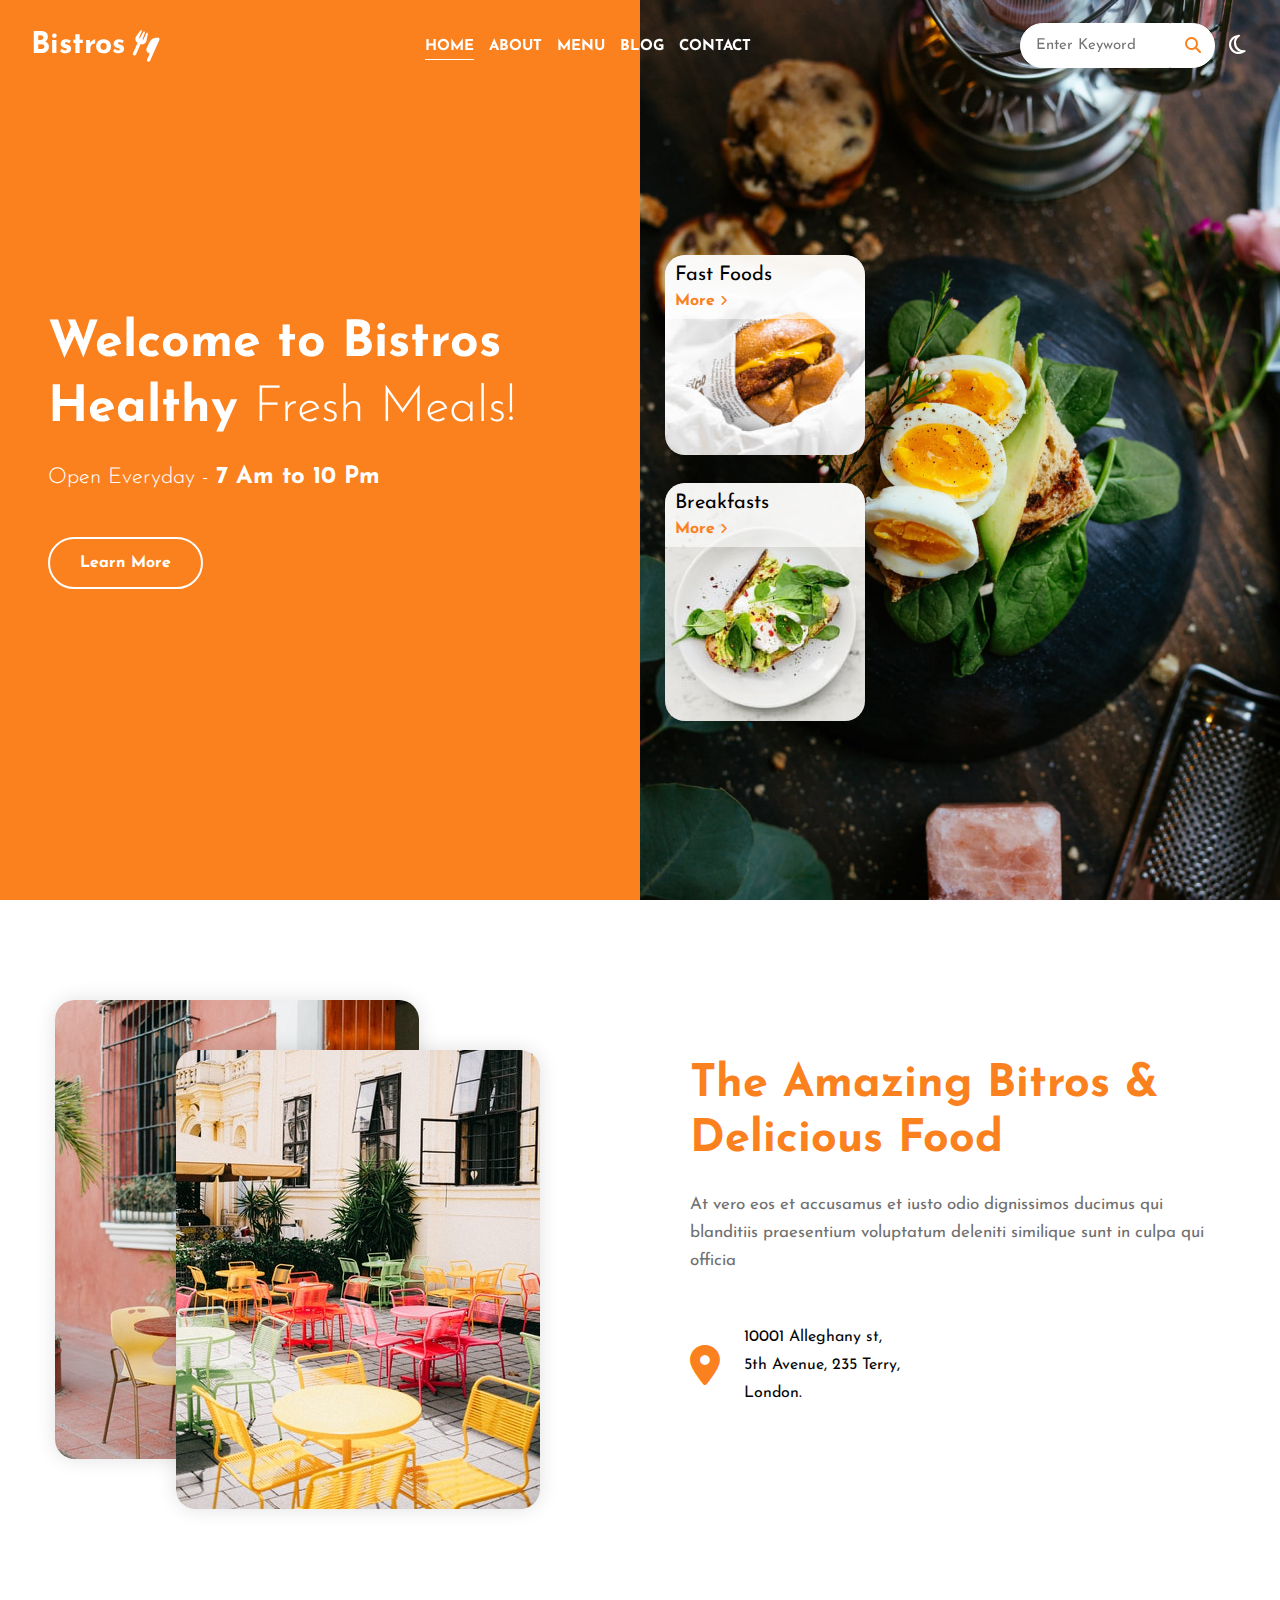
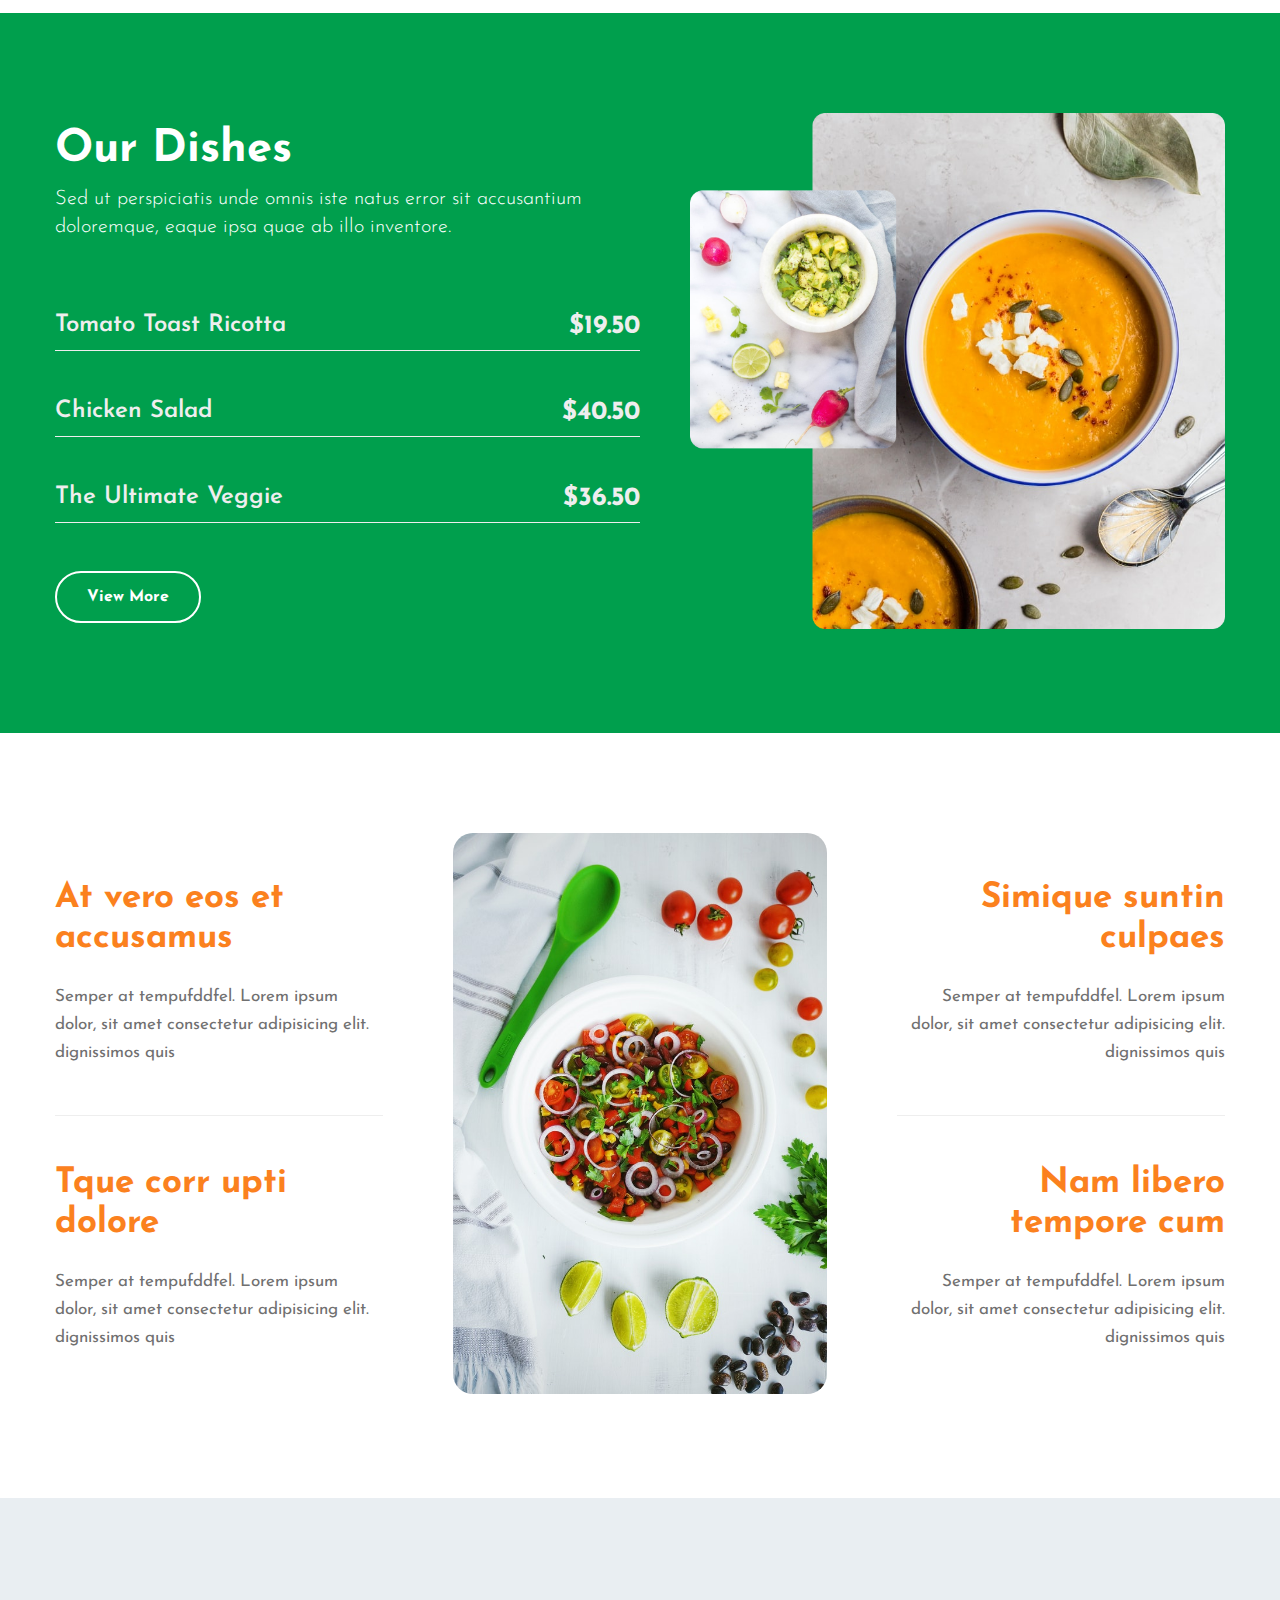
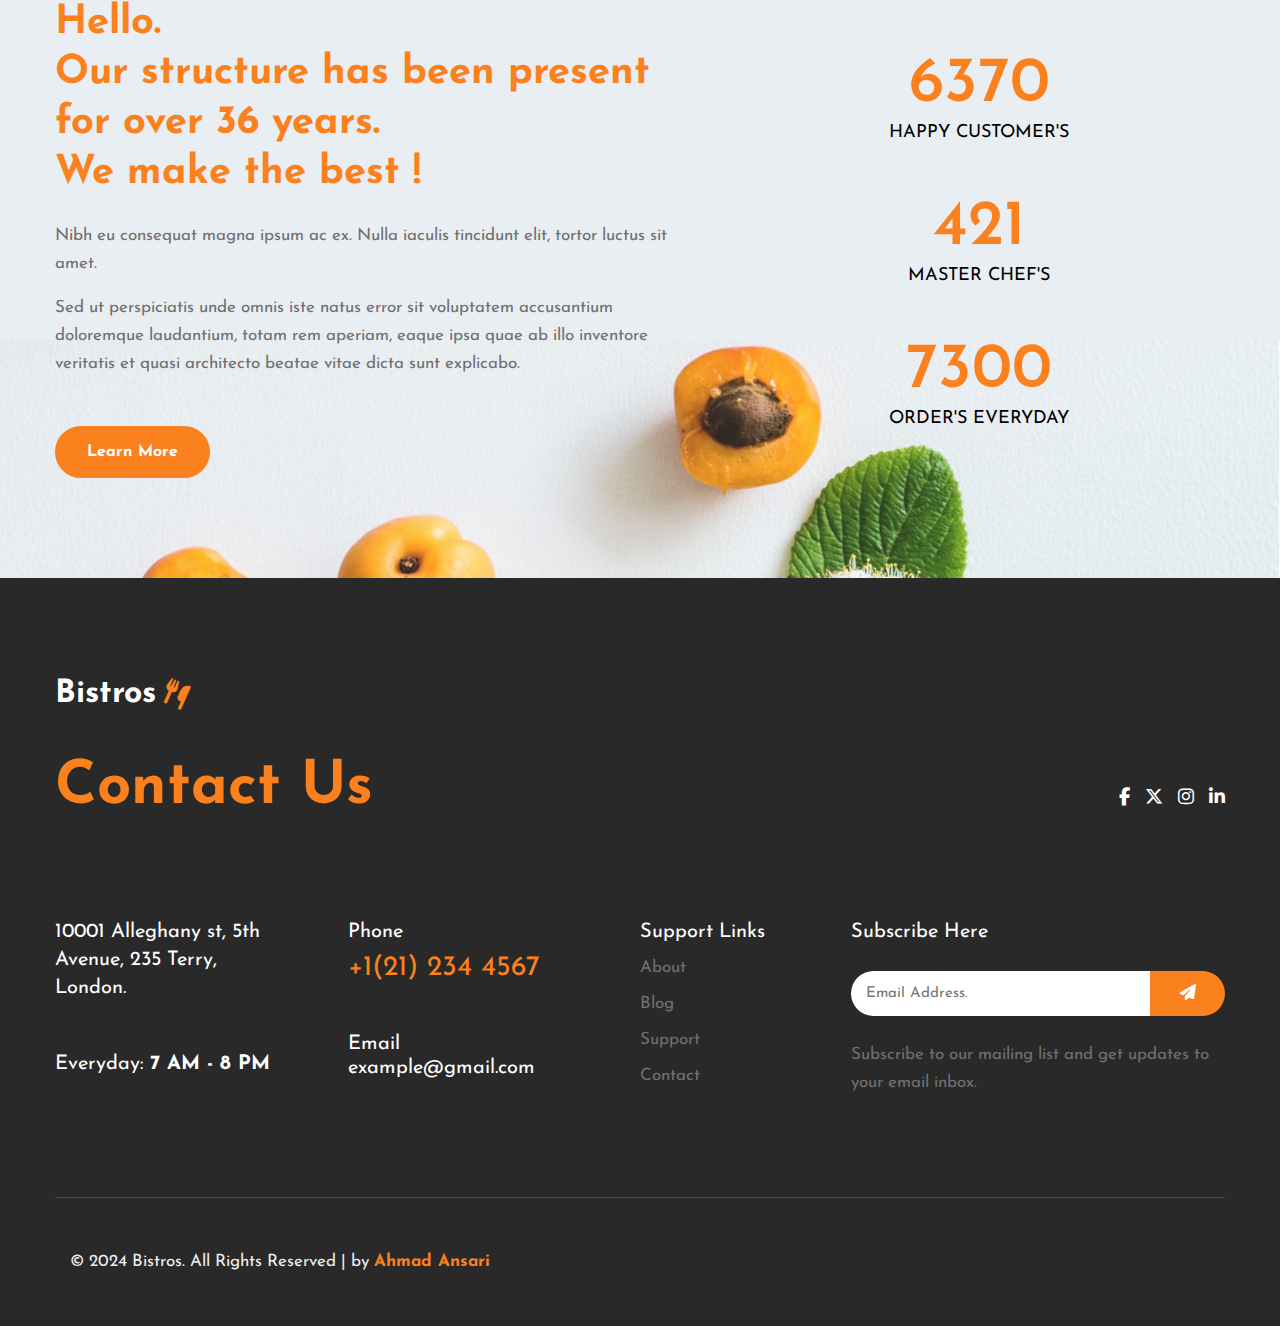
<file: index.html>
<!DOCTYPE html>
<html lang="en">

<head>
    <meta charset="UTF-8">
    <meta name="viewport" content="width=device-width, initial-scale=1.0">
    <title>Bistros</title>

    <link rel="stylesheet" href="./css/style.css">
    <link rel="stylesheet" href="./css/media.css">
    <link rel="stylesheet" href="https://cdnjs.cloudflare.com/ajax/libs/font-awesome/6.5.1/css/all.min.css">


</head>

<body>

    <!-- Start Header -->
    <header>
        <div class="container-full">
            <div class="header-inner">
                <div class="logo">
                    <h1><a href="">Bistros <i class="fa-solid fa-utensils"></i></a></h1>
                </div>

                <nav class="menu">
                    <ul>
                        <li><a href="index.html" class="menu-active">HOME</a></li>
                        <li><a href="about.html">ABOUT</a></li>
                        <li><a href="menu.html">MENU</a></li>
                        <li><a href="blog.html">BLOG</a></li>
                        <li><a href="contact.html">CONTACT</a></li>
                    </ul>
                </nav>

                <div class="menu-r">
                    <form action="" method="post" class="search-form">
                        <input type="text" name="search" id="" placeholder="Enter Keyword">
                        <button type="submit" name="search-btn"><i class="fa-solid fa-magnifying-glass"></i></button>
                    </form>

                    <button id="theme-toggle-btn">
                        <i class="fa-regular fa-moon"></i>
                    </button>

                    <button id="menu-toggle-btn">
                        <i class="fa-solid fa-bars"></i>
                    </button>
                </div>


            </div>
        </div>
    </header>
    <!-- End Header -->

    <div class="clr"></div>

    <!-- Start Mobile Nav -->
    <nav id="mobile-menu">
        <ul>
            <li><a href="index.html" class="mobile-menu-active">HOME</a></li>
            <li><a href="about.html">ABOUT</a></li>
            <li><a href="menu.html">MENU</a></li>
            <li><a href="blog.html">BLOG</a></li>
            <li><a href="contact.html">CONTACT</a></li>
            <li>
                <form action="" method="post" class="search-form-mobile">
                    <input type="text" name="search" id="" placeholder="Enter Keyword">
                    <button type="submit" name="search-btn"><i class="fa-solid fa-magnifying-glass"></i></button>
                </form>
            </li>
        </ul>
    </nav>
    <!-- End Mobile Nav -->


    <div class="clr"></div>


    <!-- Start banner -->
    <section id="banner">
        <div class="banner-container">
            <div class="banner-content">
                <div class="banner-l">
                    <div class="banner-l-text">
                        <h2 class="banner-title">Welcome to Bistros <br>
                            Healthy <span>Fresh Meals!</span>
                        </h2>

                        <p class="banner-para">Open Everyday - <span>7 Am to 10 Pm</span></p>

                        <a href="./about.html" class="banner-l-btn">Learn More</a>
                    </div>
                </div>

                <div class="banner-r">
                    <div class="banner-r-content">
                        <div class="banner-r-box">
                            <img src="./img/ban-box-1.jpg" alt="ban-box-1">

                            <div class="banner-r-box-text">
                                <h5>Fast Foods</h5>
                                <a href="./menu.html">More <i class="fa-solid fa-angle-right"></i></a>
                            </div>
                        </div>

                        <div class="banner-r-box">
                            <img src="./img/ban-box-2.jpg" alt="ban-box-2">

                            <div class="banner-r-box-text">
                                <h5>Breakfasts</h5>
                                <a href="./menu.html">More <i class="fa-solid fa-angle-right"></i></a>
                            </div>
                        </div>
                    </div>
                </div>
            </div>
        </div>
    </section>
    <!-- End banner -->


    <div class="clr"></div>


    <!-- Start About -->
    <section id="about">
        <div class="container">
            <div class="ab-content">
                <div class="ab-l">
                    <div class="ab-l-img">
                        <img src="./img/about2.jpg" class="ab-img-1" alt="about2">
                        <img src="./img/about1.jpg" class="ab-img-2" alt="about1">
                    </div>
                </div>

                <div class="ab-r">
                    <h3>The Amazing Bitros & <br> Delicious Food</h3>

                    <p>At vero eos et accusamus et iusto odio dignissimos ducimus qui blanditiis praesentium voluptatum
                        deleniti similique sunt
                        in culpa qui officia
                    </p>

                    <div class="ab-add-box">
                        <i class="fa-solid fa-location-dot"></i>

                        <h6>10001 Alleghany st, <br>
                            5th Avenue, 235 Terry, <br>
                            London.
                        </h6>
                    </div>
                </div>
            </div>
        </div>
    </section>
    <!-- End About -->


    <div class="clr"></div>


    <!-- Start Our Dishes -->
    <section id="our-dish">
        <div class="container">
            <div class="our-dish-content">
                <div class="our-dish-l">
                    <div class="our-dish-text">
                        <h3>Our Dishes</h3>

                        <p>Sed ut perspiciatis unde omnis iste natus error sit accusantium doloremque, eaque ipsa quae
                            ab illo inventore.
                        </p>

                        <ul>
                            <li>
                                <h6>Tomato Toast Ricotta</h6>
                                <span>$19.50</span>
                            </li>

                            <li>
                                <h6>Chicken Salad</h6>
                                <span>$40.50</span>
                            </li>

                            <li>
                                <h6>The Ultimate Veggie</h6>
                                <span>$36.50</span>
                            </li>
                        </ul>

                        <a href="./about.html">View More</a>
                    </div>
                </div>

                <div class="our-dish-r">
                    <img src="./img/our-dish.png" alt="our-dish">
                </div>
            </div>
        </div>
    </section>
    <!-- End Our Dishes -->


    <div class="clr"></div>


    <!-- Start Home Service -->
    <section id="home-service">
        <div class="container">
            <div class="home-ser-content">
                <div class="home-ser-l">
                    <ul class="home-ser-text-1">
                        <li class="home-ser-list-line">
                            <h3>At vero eos et accusamus</h3>
                            <p>Semper at tempufddfel. Lorem ipsum dolor, sit amet consectetur adipisicing elit.
                                dignissimos quis
                            </p>
                        </li>

                        <li>
                            <h3>Tque corr upti dolore</h3>
                            <p>Semper at tempufddfel. Lorem ipsum dolor, sit amet consectetur adipisicing elit.
                                dignissimos quis
                            </p>
                        </li>
                    </ul>
                </div>

                <div class="home-ser-m">
                    <img src="./img/our-dish-bottom.jpg" alt="our-dish-bottom">
                </div>

                <div class="home-ser-r">
                    <ul class="home-ser-text-2">
                        <li class="home-ser-list-line">
                            <h3>Simique suntin culpaes</h3>
                            <p>Semper at tempufddfel. Lorem ipsum dolor, sit amet consectetur adipisicing elit.
                                dignissimos quis
                            </p>
                        </li>

                        <li>
                            <h3>Nam libero tempore cum</h3>
                            <p>Semper at tempufddfel. Lorem ipsum dolor, sit amet consectetur adipisicing elit.
                                dignissimos quis
                            </p>
                        </li>
                    </ul>
                </div>
            </div>
        </div>
    </section>
    <!-- End Home Service -->


    <div class="clr"></div>


    <!-- Start Stats -->
    <section id="stats">
        <div class="container">
            <div class="stats-content">
                <div class="stats-l">
                    <h6>
                        Hello. <br>
                        Our structure has been present for over 36 years. <br>
                        We make the best !
                    </h6>

                    <p class="stats-para-1">Nibh eu consequat magna ipsum ac ex. Nulla iaculis tincidunt elit, tortor
                        luctus sit amet.</p>

                    <p>Sed ut perspiciatis unde omnis iste natus error sit voluptatem accusantium doloremque laudantium,
                        totam rem aperiam,
                        eaque ipsa quae ab illo inventore veritatis et quasi architecto beatae vitae dicta sunt
                        explicabo.
                    </p>

                    <a href="./about.html" class="stats-l-btn">Learn More</a>
                </div>

                <div class="stats-r">
                    <ul>
                        <li>
                            <span class="counter" data-stop="6370">6370</span>
                            <p class="stats-r-text">HAPPY CUSTOMER'S</p>
                        </li>

                        <li>
                            <span class="counter" data-stop="421">421</span>
                            <p class="stats-r-text">MASTER CHEF'S</p>
                        </li>

                        <li>
                            <span class="counter" data-stop="7300">7300</span>
                            <p class="stats-r-text">ORDER'S EVERYDAY</p>
                        </li>
                    </ul>
                </div>
            </div>
        </div>
    </section>
    <!-- End Stats -->


    <div class="clr"></div>


    <!-- Start Footer -->
    <footer>
        <div class="container">
            <div class="footer-t">
                <h2 class="footer-logo"><a href="#">Bistros <i class="fa-solid fa-utensils"></i></a></h2>

                <div class="footer-t-text">
                    <h6>Contact Us</h6>

                    <div class="footer-social">
                        <a href="#"><i class="fa-brands fa-facebook-f"></i></a>
                        <a href="#"><i class="fa-brands fa-x-twitter"></i></a>
                        <a href="#"><i class="fa-brands fa-instagram"></i></a>
                        <a href="#"><i class="fa-brands fa-linkedin-in"></i></a>
                    </div>
                </div>
            </div>

            <div class="footer-m">
                <div class="footer-add">
                    <h5 class="footer-title">10001 Alleghany st, 5th Avenue, 235 Terry, <br> London.</h5>
                    <p>Everyday: <span>7 AM - 8 PM</span></p>
                </div>

                <div class="footer-contact">
                    <div class="foot-con-text">
                        <h5 class="footer-title">Phone</h5>
                        <p><a href="tel:+1(21)2344567">+1(21) 234 4567</a></p>
                    </div>

                    <div class="foot-con-text">
                        <h5 class="footer-title">Email</h5>
                        <span><a href="mailto:example@gmail.com">example@gmail.com</a></span>
                    </div>
                </div>

                <div class="footer-link">
                    <h5 class="footer-title">Support Links</h5>

                    <ul>
                        <li><a href="#">About</a></li>
                        <li><a href="#">Blog</a></li>
                        <li><a href="#">Support</a></li>
                        <li><a href="#">Contact</a></li>
                    </ul>
                </div>

                <div class="footer-sub">
                    <h5 class="footer-title">Subscribe Here</h5>

                    <form action="" method="post" class="send-mail">
                        <input type="text" name="email" placeholder="Email Address.">
                        <button type="submit" name="send-mail-btn"><i class="fa-solid fa-paper-plane"></i></button>
                    </form>

                    <p>Subscribe to our mailing list and get updates to your email inbox.</p>
                </div>
            </div>

            <div class="footer-b">
                <p class="footer-copy">&copy; 2024 Bistros. All Rights Reserved | by <a href="#">Ahmad Ansari</a></p>
            </div>
        </div>
    </footer>
    <!-- End Footer -->


    <div class="clr"></div>


    <!-- Start To Top Btn -->
    <button id="to-top-btn">
        <i class="fa-solid fa-turn-up"></i>
    </button>
    <!-- End To Top Btn -->









    <script src="./js/index.js"></script>

</body>

</html>
</file>
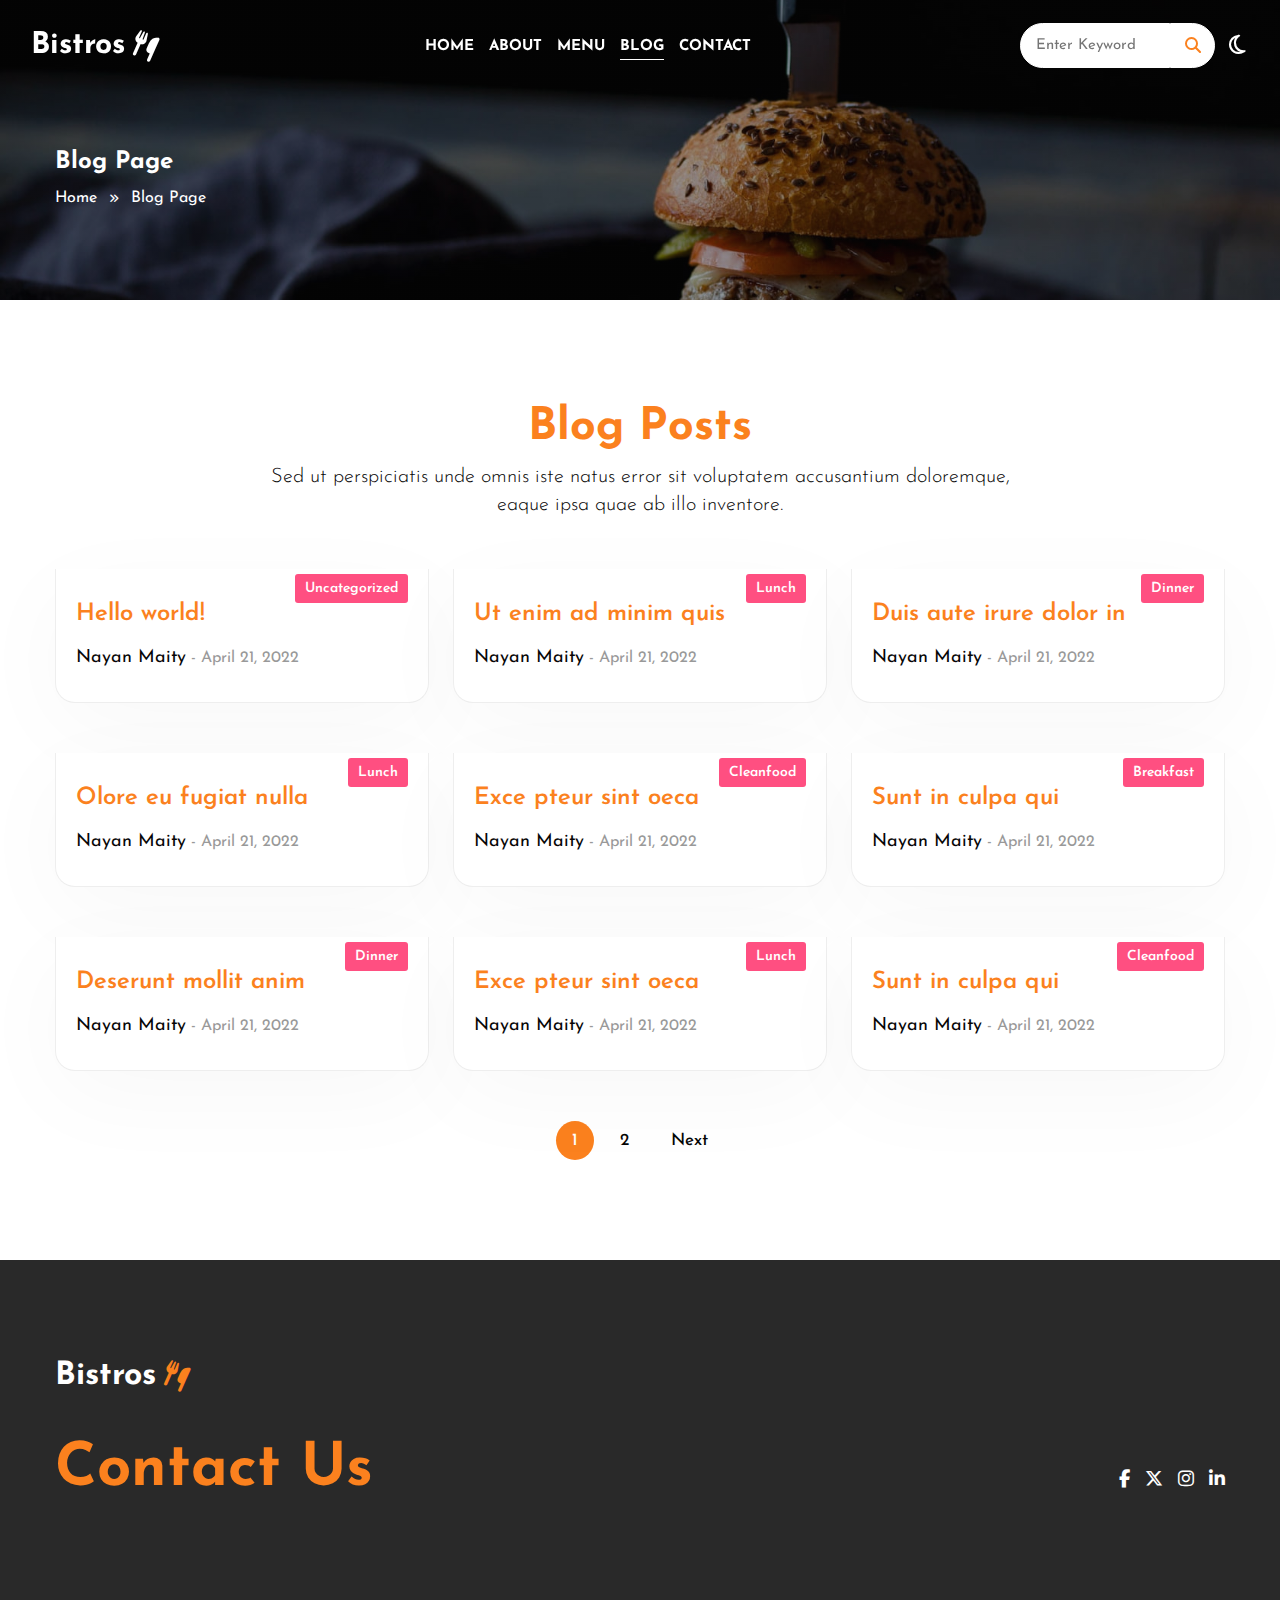
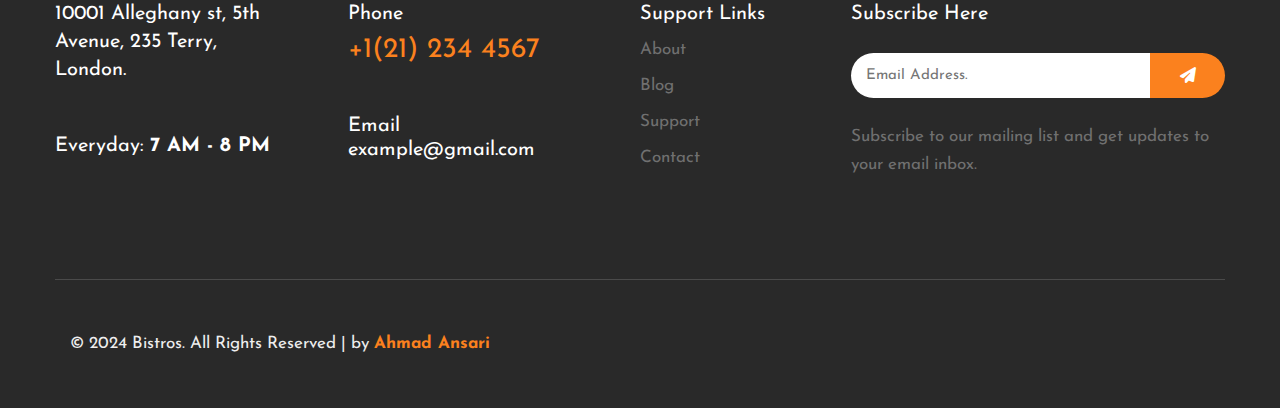
<file: blog.html>
<!DOCTYPE html>
<html lang="en">

<head>
    <meta charset="UTF-8">
    <meta name="viewport" content="width=device-width, initial-scale=1.0">
    <title>Bistros</title>

    <link rel="stylesheet" href="./css/style.css">
    <link rel="stylesheet" href="./css/media.css">
    <link rel="stylesheet" href="https://cdnjs.cloudflare.com/ajax/libs/font-awesome/6.5.1/css/all.min.css">


</head>

<body>

    <!-- Start Header -->
    <header>
        <div class="container-full">
            <div class="header-inner">
                <div class="logo">
                    <h1><a href="">Bistros <i class="fa-solid fa-utensils"></i></a></h1>
                </div>

                <nav class="menu">
                    <ul>
                        <li><a href="index.html">HOME</a></li>
                        <li><a href="about.html">ABOUT</a></li>
                        <li><a href="menu.html">MENU</a></li>
                        <li><a href="blog.html" class="menu-active">BLOG</a></li>
                        <li><a href="contact.html">CONTACT</a></li>
                    </ul>
                </nav>

                <div class="menu-r">
                    <form action="" method="post" class="search-form">
                        <input type="text" name="search" id="" placeholder="Enter Keyword">
                        <button type="submit" name="search-btn"><i class="fa-solid fa-magnifying-glass"></i></button>
                    </form>

                    <button id="theme-toggle-btn">
                        <i class="fa-regular fa-moon"></i>
                    </button>

                    <button id="menu-toggle-btn">
                        <i class="fa-solid fa-bars"></i>
                    </button>
                </div>


            </div>
        </div>
    </header>
    <!-- End Header -->

    <div class="clr"></div>

    <!-- Start Mobile Nav -->
    <nav id="mobile-menu">
        <ul>
            <li><a href="index.html">HOME</a></li>
            <li><a href="about.html">ABOUT</a></li>
            <li><a href="menu.html">MENU</a></li>
            <li><a href="blog.html" class="mobile-menu-active">BLOG</a></li>
            <li><a href="contact.html">CONTACT</a></li>
            <li>
                <form action="" method="post" class="search-form-mobile">
                    <input type="text" name="search" id="" placeholder="Enter Keyword">
                    <button type="submit" name="search-btn"><i class="fa-solid fa-magnifying-glass"></i></button>
                </form>
            </li>
        </ul>
    </nav>
    <!-- End Mobile Nav -->

    <div class="clr"></div>


    <!-- Start Page Banner -->
    <section id="page-banner">
        <div class="container">
            <div class="pg-bann-content">
                <h4 class="page-title">Blog Page</h4>
                <p class="breadcrumb">
                    <a href="index.html">Home</a>
                    <i class="fa-solid fa-angles-right"></i>
                    Blog Page
                </p>
            </div>
        </div>
    </section>
    <!-- End Page Banner -->


    <div class="clr"></div>


    <!-- Start Blog Main -->
    <section id="blog-sec">
        <div class="container">
            <div class="blog-head">
                <h3>Blog Posts</h3>
                <p>Sed ut perspiciatis unde omnis iste natus error sit voluptatem accusantium doloremque, eaque ipsa
                    quae ab illo
                    inventore.
                </p>
            </div>

            <div class="blog-main">
                <div class="blog-card">
                    <a href="blog-single.html" class="blog-title">Hello world!</a>

                    <div class="blog-author">
                        <a href="#">Nayan Maity</a>
                        <span>- April 21, 2022</span>
                    </div>

                    <a href="#" class="blog-category">
                        Uncategorized
                    </a>
                </div>

                <div class="blog-card">
                    <a href="blog-single.html" class="blog-title">Ut enim ad minim quis</a>

                    <div class="blog-author">
                        <a href="#">Nayan Maity</a>
                        <span>- April 21, 2022</span>
                    </div>

                    <a href="#" class="blog-category">
                        Lunch
                    </a>
                </div>

                <div class="blog-card">
                    <a href="blog-single.html" class="blog-title">Duis aute irure dolor in</a>

                    <div class="blog-author">
                        <a href="#">Nayan Maity</a>
                        <span>- April 21, 2022</span>
                    </div>

                    <a href="#" class="blog-category">
                        Dinner
                    </a>
                </div>

                <div class="blog-card">
                    <a href="blog-single.html" class="blog-title">Olore eu fugiat nulla</a>

                    <div class="blog-author">
                        <a href="#">Nayan Maity</a>
                        <span>- April 21, 2022</span>
                    </div>

                    <a href="#" class="blog-category">
                        Lunch
                    </a>
                </div>

                <div class="blog-card">
                    <a href="blog-single.html" class="blog-title">Exce pteur sint oeca</a>

                    <div class="blog-author">
                        <a href="#">Nayan Maity</a>
                        <span>- April 21, 2022</span>
                    </div>

                    <a href="#" class="blog-category">
                        Cleanfood
                    </a>
                </div>

                <div class="blog-card">
                    <a href="blog-single.html" class="blog-title">Sunt in culpa qui</a>

                    <div class="blog-author">
                        <a href="#">Nayan Maity</a>
                        <span>- April 21, 2022</span>
                    </div>

                    <a href="#" class="blog-category">
                        Breakfast
                    </a>
                </div>

                <div class="blog-card">
                    <a href="blog-single.html" class="blog-title">Deserunt mollit anim</a>

                    <div class="blog-author">
                        <a href="#">Nayan Maity</a>
                        <span>- April 21, 2022</span>
                    </div>

                    <a href="#" class="blog-category">
                        Dinner
                    </a>
                </div>

                <div class="blog-card">
                    <a href="blog-single.html" class="blog-title">Exce pteur sint oeca</a>

                    <div class="blog-author">
                        <a href="#">Nayan Maity</a>
                        <span>- April 21, 2022</span>
                    </div>

                    <a href="#" class="blog-category">
                        Lunch
                    </a>
                </div>

                <div class="blog-card">
                    <a href="blog-single.html" class="blog-title">Sunt in culpa qui</a>

                    <div class="blog-author">
                        <a href="#">Nayan Maity</a>
                        <span>- April 21, 2022</span>
                    </div>

                    <a href="#" class="blog-category">
                        Cleanfood
                    </a>
                </div>

            </div>

            <div class="blog-pagination">
                <a href="#" class="blog-page-active">1</a>
                <a href="#">2</a>
                <a href="#">Next</a>
            </div>
        </div>
    </section>
    <!-- End Blog Main -->


    <div class="clr"></div>

    <!-- Start Footer -->
    <footer>
        <div class="container">
            <div class="footer-t">
                <h2 class="footer-logo"><a href="#">Bistros <i class="fa-solid fa-utensils"></i></a></h2>

                <div class="footer-t-text">
                    <h6>Contact Us</h6>

                    <div class="footer-social">
                        <a href="#"><i class="fa-brands fa-facebook-f"></i></a>
                        <a href="#"><i class="fa-brands fa-x-twitter"></i></a>
                        <a href="#"><i class="fa-brands fa-instagram"></i></a>
                        <a href="#"><i class="fa-brands fa-linkedin-in"></i></a>
                    </div>
                </div>
            </div>

            <div class="footer-m">
                <div class="footer-add">
                    <h5 class="footer-title">10001 Alleghany st, 5th Avenue, 235 Terry, <br> London.</h5>
                    <p>Everyday: <span>7 AM - 8 PM</span></p>
                </div>

                <div class="footer-contact">
                    <div class="foot-con-text">
                        <h5 class="footer-title">Phone</h5>
                        <p><a href="tel:+1(21)2344567">+1(21) 234 4567</a></p>
                    </div>

                    <div class="foot-con-text">
                        <h5 class="footer-title">Email</h5>
                        <span><a href="mailto:example@gmail.com">example@gmail.com</a></span>
                    </div>
                </div>

                <div class="footer-link">
                    <h5 class="footer-title">Support Links</h5>

                    <ul>
                        <li><a href="#">About</a></li>
                        <li><a href="#">Blog</a></li>
                        <li><a href="#">Support</a></li>
                        <li><a href="#">Contact</a></li>
                    </ul>
                </div>

                <div class="footer-sub">
                    <h5 class="footer-title">Subscribe Here</h5>

                    <form action="" method="post" class="send-mail">
                        <input type="text" name="email" placeholder="Email Address.">
                        <button type="submit" name="send-mail-btn"><i class="fa-solid fa-paper-plane"></i></button>
                    </form>

                    <p>Subscribe to our mailing list and get updates to your email inbox.</p>
                </div>
            </div>

            <div class="footer-b">
                <p class="footer-copy">&copy; 2024 Bistros. All Rights Reserved | by <a href="#">Ahmad Ansari</a></p>
            </div>
        </div>
    </footer>
    <!-- End Footer -->


    <div class="clr"></div>


    <!-- Start To Top Btn -->
    <button id="to-top-btn">
        <i class="fa-solid fa-turn-up"></i>
    </button>
    <!-- End To Top Btn -->








    <script src="./js/index.js"></script>

</body>

</html>
</file>
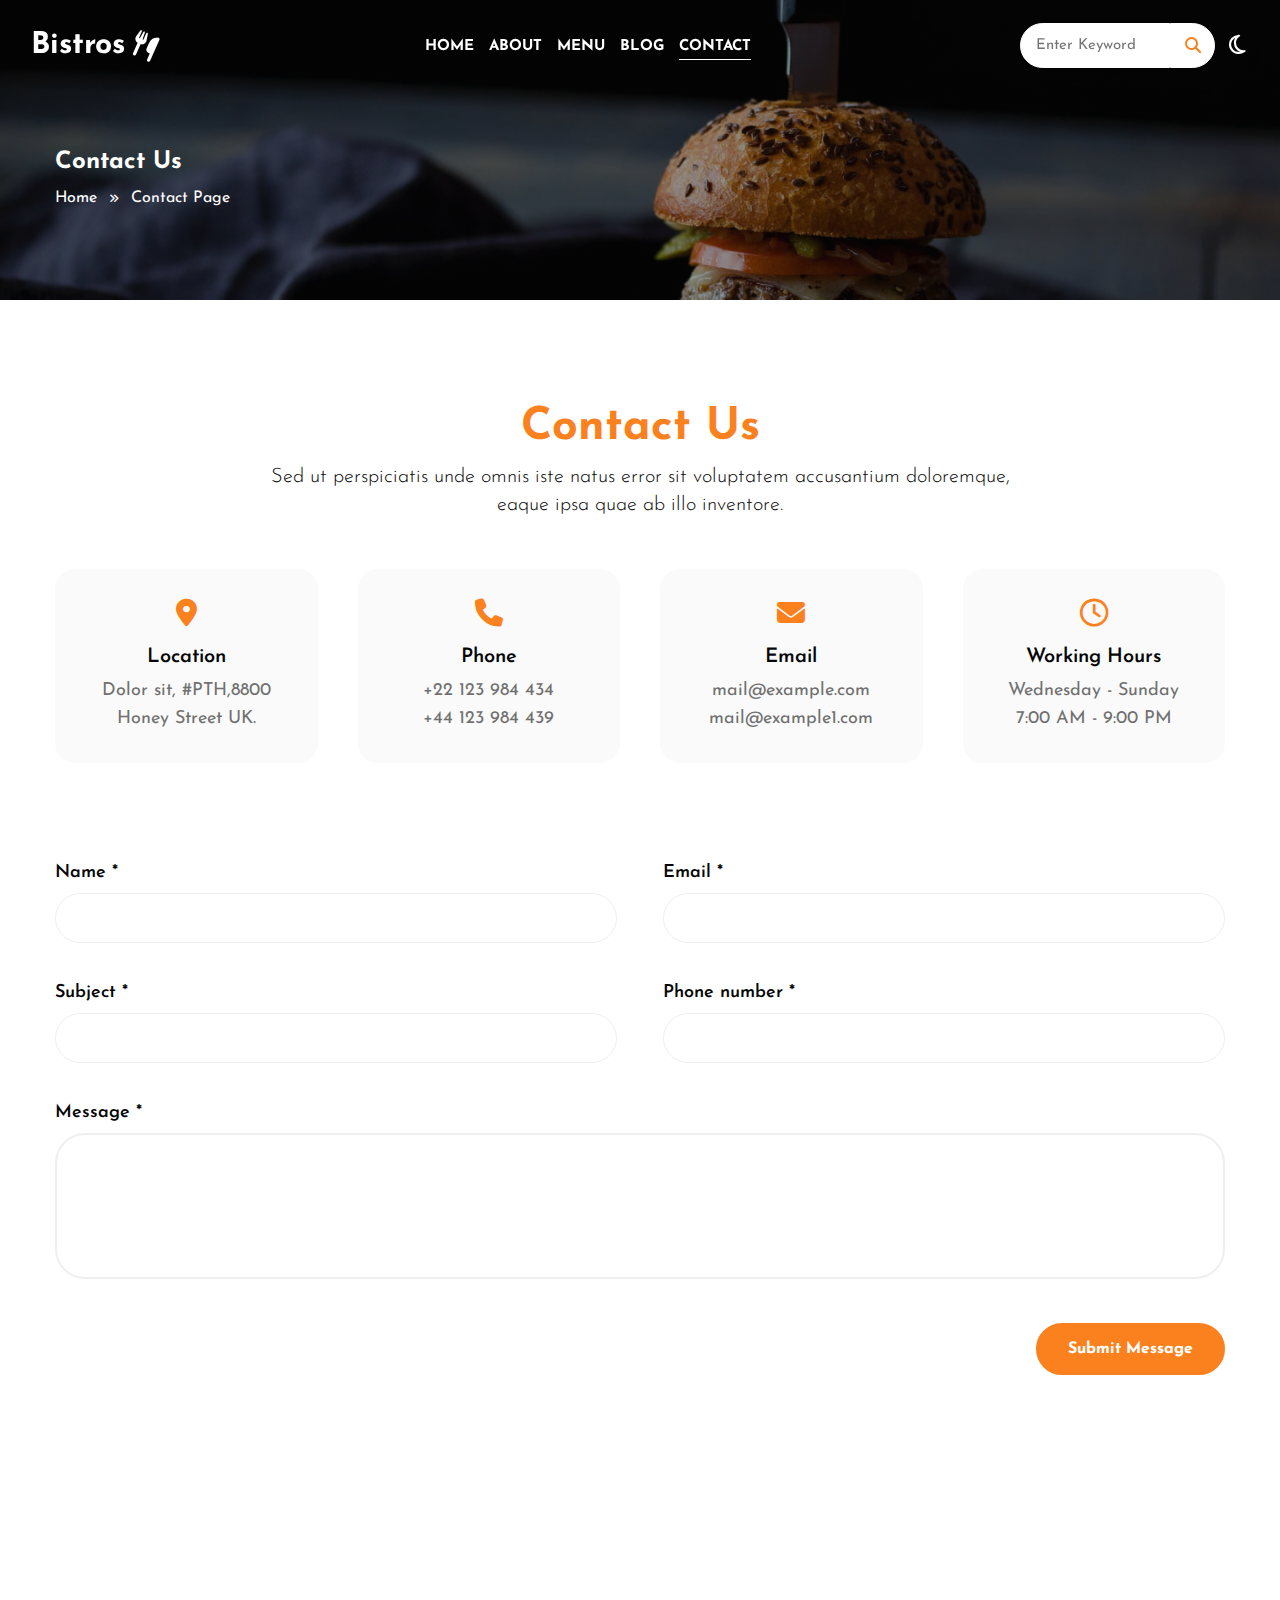
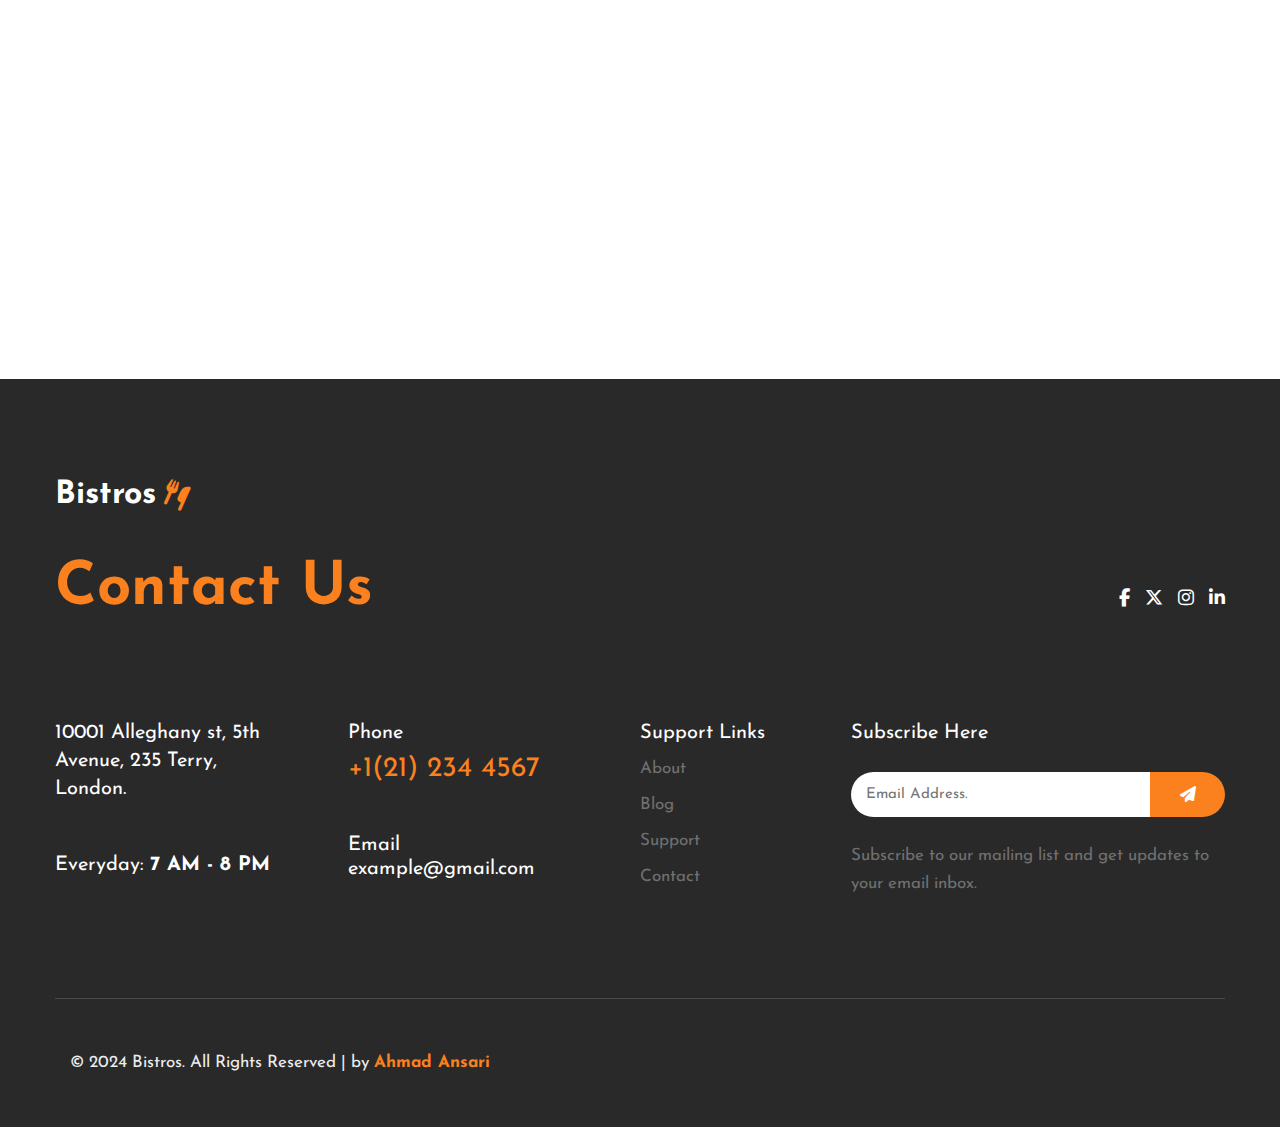
<file: contact.html>
<!DOCTYPE html>
<html lang="en">

<head>
    <meta charset="UTF-8">
    <meta name="viewport" content="width=device-width, initial-scale=1.0">
    <title>Bistros</title>

    <link rel="stylesheet" href="./css/style.css">
    <link rel="stylesheet" href="./css/media.css">
    <link rel="stylesheet" href="https://cdnjs.cloudflare.com/ajax/libs/font-awesome/6.5.1/css/all.min.css">


</head>

<body>

    <!-- Start Header -->
    <header>
        <div class="container-full">
            <div class="header-inner">
                <div class="logo">
                    <h1><a href="">Bistros <i class="fa-solid fa-utensils"></i></a></h1>
                </div>

                <nav class="menu">
                    <ul>
                        <li><a href="index.html">HOME</a></li>
                        <li><a href="about.html">ABOUT</a></li>
                        <li><a href="menu.html">MENU</a></li>
                        <li><a href="blog.html">BLOG</a></li>
                        <li><a href="contact.html" class="menu-active">CONTACT</a></li>
                    </ul>
                </nav>

                <div class="menu-r">
                    <form action="" method="post" class="search-form">
                        <input type="text" name="search" id="" placeholder="Enter Keyword">
                        <button type="submit" name="search-btn"><i class="fa-solid fa-magnifying-glass"></i></button>
                    </form>

                    <button id="theme-toggle-btn">
                        <i class="fa-regular fa-moon"></i>
                    </button>

                    <button id="menu-toggle-btn">
                        <i class="fa-solid fa-bars"></i>
                    </button>
                </div>


            </div>
        </div>
    </header>
    <!-- End Header -->

    <div class="clr"></div>

    <!-- Start Mobile Nav -->
    <nav id="mobile-menu">
        <ul>
            <li><a href="index.html">HOME</a></li>
            <li><a href="about.html">ABOUT</a></li>
            <li><a href="menu.html">MENU</a></li>
            <li><a href="blog.html">BLOG</a></li>
            <li><a href="contact.html" class="mobile-menu-active">CONTACT</a></li>
            <li>
                <form action="" method="post" class="search-form-mobile">
                    <input type="text" name="search" id="" placeholder="Enter Keyword">
                    <button type="submit" name="search-btn"><i class="fa-solid fa-magnifying-glass"></i></button>
                </form>
            </li>
        </ul>
    </nav>
    <!-- End Mobile Nav -->

    <div class="clr"></div>


    <!-- Start Page Banner -->
    <section id="page-banner">
        <div class="container">
            <div class="pg-bann-content">
                <h4 class="page-title">Contact Us</h4>
                <p class="breadcrumb">
                    <a href="index.html">Home</a>
                    <i class="fa-solid fa-angles-right"></i>
                    Contact Page
                </p>
            </div>
        </div>
    </section>
    <!-- End Page Banner -->


    <div class="clr"></div>


    <!-- Start Contact Main -->
    <section id="contact-sec">
        <div class="container">
            <div class="contact-head">
                <h3>Contact Us</h3>
                <p>Sed ut perspiciatis unde omnis iste natus error sit voluptatem accusantium doloremque, eaque ipsa
                    quae ab illo
                    inventore.
                </p>
            </div>

            <div class="contact-info">
                <div class="contact-info-box">
                    <i class="fa-solid fa-location-dot"></i>
                    <h4>Location</h4>
                    <p>Dolor sit, #PTH,8800 Honey Street UK.</p>
                </div>

                <div class="contact-info-box">
                    <i class="fa-solid fa-phone"></i>
                    <h4>Phone</h4>
                    <p><a href="tel:+22123984434">+22 123 984 434</a></p>
                    <p><a href="tel:+44123984439">+44 123 984 439</a></p>
                </div>

                <div class="contact-info-box">
                    <i class="fa-solid fa-envelope"></i>
                    <h4>Email</h4>
                    <p><a href="mailto:mail@example.com">mail@example.com</a></p>
                    <p><a href="mailto:mail@example1.com">mail@example1.com</a></p>
                </div>

                <div class="contact-info-box">
                    <i class="fa-regular fa-clock"></i>
                    <h4>Working Hours</h4>
                    <p>Wednesday - Sunday</p>
                    <p>7:00 AM - 9:00 PM</p>
                </div>
            </div>


            <form name="contact-form" onsubmit="return contactValidForm()" id="contact-form-id">

                <div class="ip-box">
                    <label>Name *</label>
                    <input type="text" name="contact-name">
                    <h6 id="err-con-name"></h6>
                </div>

                <div class="ip-box">
                    <label>Email *</label>
                    <input type="text" name="contact-email">
                    <h6 id="err-con-email"></h6>
                </div>

                <div class="ip-box">
                    <label>Subject *</label>
                    <input type="text" name="contact-subject">
                    <h6 id="err-con-subject"></h6>
                </div>

                <div class="ip-box">
                    <label>Phone number *</label>
                    <input type="text" name="contact-ph">
                    <h6 id="err-con-ph"></h6>
                </div>

                <div class="ta-box">
                    <label>Message *</label>
                    <textarea name="contact-msg" cols="" rows="7"></textarea>
                    <h6 id="err-con-msg"></h6>
                </div>

                <button type="submit" name="contact-submit" id="contact-submit">Submit Message</button>
            </form>

            <div class="contact-map">
                <iframe
                    src="https://www.google.com/maps/embed?pb=!1m18!1m12!1m3!1d14733.561129542692!2d88.35534005335266!3d22.601896571530776!2m3!1f0!2f0!3f0!3m2!1i1024!2i768!4f13.1!3m3!1m2!1s0x3a0277c174650abd%3A0x5ae8e0074619fab9!2sR%20G%20Kar%20Medical%20College%20and%20Hospital!5e0!3m2!1sen!2sin!4v1712235564027!5m2!1sen!2sin"
                    style="border:0;" allowfullscreen="" loading="lazy"
                    referrerpolicy="no-referrer-when-downgrade">
                </iframe>
            </div>
        </div>
    </section>
    <!-- End Contact Main -->







    <div class="clr"></div>

    <!-- Start Footer -->
    <footer>
        <div class="container">
            <div class="footer-t">
                <h2 class="footer-logo"><a href="#">Bistros <i class="fa-solid fa-utensils"></i></a></h2>

                <div class="footer-t-text">
                    <h6>Contact Us</h6>

                    <div class="footer-social">
                        <a href="#"><i class="fa-brands fa-facebook-f"></i></a>
                        <a href="#"><i class="fa-brands fa-x-twitter"></i></a>
                        <a href="#"><i class="fa-brands fa-instagram"></i></a>
                        <a href="#"><i class="fa-brands fa-linkedin-in"></i></a>
                    </div>
                </div>
            </div>

            <div class="footer-m">
                <div class="footer-add">
                    <h5 class="footer-title">10001 Alleghany st, 5th Avenue, 235 Terry, <br> London.</h5>
                    <p>Everyday: <span>7 AM - 8 PM</span></p>
                </div>

                <div class="footer-contact">
                    <div class="foot-con-text">
                        <h5 class="footer-title">Phone</h5>
                        <p><a href="tel:+1(21)2344567">+1(21) 234 4567</a></p>
                    </div>

                    <div class="foot-con-text">
                        <h5 class="footer-title">Email</h5>
                        <span><a href="mailto:example@gmail.com">example@gmail.com</a></span>
                    </div>
                </div>

                <div class="footer-link">
                    <h5 class="footer-title">Support Links</h5>

                    <ul>
                        <li><a href="#">About</a></li>
                        <li><a href="#">Blog</a></li>
                        <li><a href="#">Support</a></li>
                        <li><a href="#">Contact</a></li>
                    </ul>
                </div>

                <div class="footer-sub">
                    <h5 class="footer-title">Subscribe Here</h5>

                    <form action="" method="post" class="send-mail">
                        <input type="text" name="email" placeholder="Email Address.">
                        <button type="submit" name="send-mail-btn"><i class="fa-solid fa-paper-plane"></i></button>
                    </form>

                    <p>Subscribe to our mailing list and get updates to your email inbox.</p>
                </div>
            </div>

            <div class="footer-b">
                <p class="footer-copy">&copy; 2024 Bistros. All Rights Reserved | by <a href="#">Ahmad Ansari</a></p>
            </div>
        </div>
    </footer>
    <!-- End Footer -->


    <div class="clr"></div>


    <!-- Start To Top Btn -->
    <button id="to-top-btn">
        <i class="fa-solid fa-turn-up"></i>
    </button>
    <!-- End To Top Btn -->








    <script src="./js/index.js"></script>

</body>

</html>
</file>
<file: css/style.css>
@import url('https://fonts.googleapis.com/css2?family=Josefin+Sans:ital,wght@0,100..700;1,100..700&display=swap');

* {
    padding: 0;
    margin: 0;
    text-decoration: none;
    list-style: none;
    box-sizing: border-box;
    font-family: "Josefin Sans", sans-serif;
}

.dark {
    --bg-color: #222222;
    --font-color: #b7b7b7;
    --heading-color: #fdfffc;
    --border-color: #ffffff33;
    --theme-color: #ffc945;
    --bg-light: #0c0b0b;
}

:root {

    --theme-color: #e40000;
    --primary-color: #fb811e;
    /* --primary-light: #fcf1e7;
    --primary-dark: #ffc945; */
    --secondary-color: #009f4d;
    --font-color: #707070;
    --bg-color: #fff;
    --bg-light: #fafafa;
    --heading-color: #060606;
    --footer-color: #292929;
    --border-color: #eee;
}

html {
    scroll-behavior: smooth;
}

body {
    position: relative;
}


.clr {
    clear: both;
}

/* Header */

header {
    width: 100%;
    height: 90px;
    background-color: transparent;
    position: fixed;
    top: 0;
    z-index: 999;
    transition: all 0.5s;
}

.container-full {
    width: 100%;
    height: auto;
    padding: 0px 15px;
}

.header-inner {
    display: flex;
    align-items: center;
    justify-content: space-between;
    padding: 23px 16px;
    position: relative;
}

.logo h1 {
    font-size: 30px;
}

.logo h1 a {
    color: #fff;
    display: flex;
    align-items: center;
    gap: 8px;
}

.logo h1 a i {
    font-size: 26px;
    transform: rotate(24deg);
}

.menu ul {
    display: flex;
    align-items: center;
    gap: 15px;
}

.menu ul li a {

    color: #fff;
    font-size: 15px;
    font-weight: 700;
    border-bottom: 1px solid transparent;
    padding-bottom: 5px;
    transition: all 0.5s;
}

.menu ul li a:hover {
    border-bottom: 1px solid #fff;
}

.menu ul li a.menu-active {
    border-bottom: 1px solid #fff;
}

.menu-r {
    display: flex;
    align-items: center;
    gap: 10px;
}

.search-form {
    display: flex;
    align-items: center;
}

.search-form input {
    width: 150px;
    height: 45px;
    outline: none;
    padding: 10px 15px;
    font-size: 15px;
    color: #111;
    background-color: #fff;
    border: 1px solid #fff;
    border-radius: 30px 0px 0px 30px;
}

.search-form button {
    width: 45px;
    height: 45px;
    background-color: #fff;
    border: 1px solid #fff;
    border-radius: 0px 30px 30px 0px;
    color: var(--primary-color);
    font-size: 16px;
}

#theme-toggle-btn {
    width: 24px;
    height: 24px;
    border: none;
    background-color: transparent;
    color: #fff;
    font-size: 22px;
    transition: all 0.2s;
    cursor: pointer;
}

#theme-toggle-btn:hover {
    color: var(--primary-color);
}

#menu-toggle-btn {
    width: 34px;
    height: 34px;
    border: none;
    border-radius: 4px;
    background-color: var(--primary-color);
    color: #fff;
    font-size: 20px;
    display: none;
}


/* Header Sticky */

header.sticky {
    height: 70px;
    background-color: var(--bg-color);
    display: flex;
    align-items: center;
    box-shadow: 0 3px 6px 0 rgba(0, 0, 0, 0.05);
}

header.sticky .header-inner {
    padding: 8px 16px;
}

header.sticky .logo h1 a {
    color: var(--heading-color);
}

header.sticky .logo h1 a i {
    color: var(--primary-color);
}

header.sticky .menu ul li a {

    color: var(--heading-color);
}

header.sticky .menu ul li a:hover {
    color: var(--primary-color);
    border-bottom: 1px solid var(--primary-color);
}

header.sticky .menu ul li a.menu-active {
    color: var(--primary-color);
    border-bottom: 1px solid var(--primary-color);
}

header.sticky #theme-toggle-btn {
    color: var(--heading-color);
}

header.sticky .search-form input {
    border: 1px solid var(--border-color);
    border-right: none;
}

header.sticky .search-form button {
    border: 1px solid var(--border-color);
    border-left: none;
}



#mobile-menu {
    width: 100%;
    height: auto;
    padding: 20px 0px;
    position: fixed;
    top: -350px;
    left: 0;
    background-color: var(--bg-color);
    z-index: 990;
    transition: top 0.5s;
}

.mobile-menu-show {
    top: 80px !important;
}

#mobile-menu ul {
    display: flex;
    flex-direction: column;
    gap: 25px;
}

#mobile-menu ul li {
    text-align: center;
}

#mobile-menu ul li a {

    color: var(--heading-color);
    font-size: 15px;
    font-weight: 700;
    border-bottom: 1px solid transparent;
    padding: 0px 8px 5px;
    transition: all 0.5s;
}

#mobile-menu ul li a:hover {
    color: var(--primary-color);
    border-bottom: 1px solid var(--primary-color);
}

#mobile-menu ul li a.mobile-menu-active {
    color: var(--primary-color);
    border-bottom: 1px solid var(--primary-color);
}


.search-form-mobile {
    display: flex;
    align-items: center;
    justify-content: center;
}

.search-form-mobile input {
    width: 150px;
    height: 45px;
    padding: 10px 15px;
    font-size: 15px;
    color: #111;
    background-color: #fff;
    border: 1px solid var(--border-color);
    border-right: 1px solid #fff;
    border-radius: 30px 0px 0px 30px;
}

.search-form-mobile button {
    width: 45px;
    height: 45px;
    background-color: #fff;
    border: 1px solid var(--border-color);
    border-left: 1px solid #fff;
    border-radius: 0px 30px 30px 0px;
    color: var(--primary-color);
    font-size: 16px;
}



/* Banner */

#banner {
    width: 100%;
    height: 100vh;
    background-color: var(--primary-color);
}

.banner-container {
    width: 100%;
    height: auto;
    margin: auto;
}

.banner-content {
    display: flex;

}

.banner-l {
    width: 50%;
    order: 1;
    padding: 0px 15px 0px 48px;
    display: flex;
    flex-direction: column;
    justify-content: center;
}

.banner-title {
    font-size: 50px;
    line-height: 65px;
    font-weight: 700;
    color: #fff;
    margin-bottom: 24px;
}

.banner-title span {
    font-weight: 300;
}

.banner-para {
    font-size: 22px;
    font-weight: 300;
    color: #fff;
    margin-bottom: 48px;
}

.banner-para span {
    font-size: 24px;
    font-weight: 700;
}

.banner-l-btn {
    padding: 16px 30px;
    font-size: 16px;
    font-weight: 700;
    color: #fff;
    background-color: transparent;
    border: 2px solid #fff;
    border-radius: 30px;
    display: inline-block;
    transition: all .5s;
}

.banner-l-btn:hover {
    color: var(--primary-color);
    background-color: #fff;
}

.banner-r {
    width: 50%;
    order: 2;
    background: url('../img/banner1.jpg') no-repeat center;
    background-size: cover;
    min-height: 100vh;
    padding: 0px 25px;
    display: flex;
    align-items: center;
}

.banner-r-content {
    display: flex;
    margin-top: 80px;
    flex-direction: column;
    gap: 24px;
}

.banner-r-box {
    position: relative;
}

.banner-r-box img {
    width: 100%;
    height: auto;
    border-radius: 20px;
}

.banner-r-box-text {
    position: absolute;
    top: 0;
    left: 0;
    width: 100%;
    height: auto;
    padding: 10px;
    background-color: rgba(255, 255, 255, 0.6);
    border-radius: 20px 20px 0px 0px;
    display: flex;
    flex-direction: column;
    gap: 8px;
}

.banner-r-box-text h5 {
    font-size: 20px;
    font-weight: 400;
    color: #000;
}

.banner-r-box-text a {
    font-size: 16px;
    font-weight: 700;
    color: var(--primary-color);
    display: flex;
    align-items: center;
    gap: 5px;
}

.banner-r-box-text a i {
    font-size: 12px;
}


/* About Section */

#about {
    width: 100%;
    height: auto;
    padding: 100px 0px 150px;
    background-color: var(--bg-color);
}

.container {
    /* width: min(1200px , 90%); */
    width: 1200px;
    padding: 0px 15px;
    margin: auto;
}

.ab-content {
    width: 100%;
    height: auto;
    display: flex;
    align-items: center;
}

.ab-l {
    width: 50%;
    height: auto;

}

.ab-l-img {
    position: relative;
}

.ab-img-1 {
    box-shadow: 0px 0px 20px 0px rgba(0, 0, 0, 0.12);
    border-radius: 20px;
    transition: all 0.3s;
}

.ab-img-2 {
    position: absolute;
    top: 50px;
    right: 100px;
    z-index: 2;
    box-shadow: 0px 0px 20px 0px rgba(0, 0, 0, 0.12);
    border-radius: 20px;
    transition: all 0.3s;
}

.ab-l-img:hover .ab-img-1 {
    transform: translateY(50px);
}

.ab-l-img:hover .ab-img-2 {
    top: 0px;
    right: 50px;
}

.ab-r {
    width: 50%;
    height: auto;
    padding-left: 50px;
}

.ab-r h3 {
    font-size: 45px;
    font-weight: 700;
    line-height: 55px;
    color: var(--primary-color);
    margin-bottom: 24px;
}

.ab-r p {
    font-size: 17px;
    line-height: 28px;
    color: var(--font-color);
}

.ab-add-box {
    margin-top: 48px;
    display: flex;
    align-items: center;
    gap: 24px;
}

.ab-add-box i {
    font-size: 40px;
    color: var(--primary-color);
}

.ab-add-box h6 {
    font-size: 16px;
    font-weight: 400;
    line-height: 28px;
    color: var(--heading-color);
}



/* Our Dishes */

#our-dish {
    width: 100%;
    height: auto;
    padding: 100px 0px;
    background-color: var(--secondary-color);
}

.our-dish-content {
    width: 100%;
    height: auto;
    display: flex;
    align-items: center;
}

.our-dish-l {
    width: 50%;
    height: auto;
}

.our-dish-text {
    width: 100%;
    height: auto;
}

.our-dish-text h3 {
    font-size: 45px;
    font-weight: 700;
    line-height: 55px;
    color: #fff;
    margin-bottom: 8px;
}

.our-dish-text p {
    font-size: 20px;
    font-weight: 300;
    line-height: 28px;
    color: #fff;
}

.our-dish-text ul {
    width: 100%;
    height: auto;
    display: flex;
    flex-direction: column;
    gap: 48px;
    margin: 48px 0px;
    padding-top: 24px;
}

.our-dish-text ul li {
    width: 100%;
    padding-bottom: 10px;
    border-bottom: 1px solid var(--border-color);
    display: flex;
    justify-content: space-between;
}

.our-dish-text ul li h6 {
    font-size: 24px;
    font-weight: 600;
    color: #eee;
}

.our-dish-text ul li span {
    font-size: 26px;
    font-weight: 700;
    color: #eee;
}

.our-dish-text a {
    padding: 16px 30px;
    font-size: 16px;
    font-weight: 700;
    color: #fff;
    background-color: transparent;
    border: 2px solid #fff;
    border-radius: 30px;
    display: inline-block;
    transition: all .5s;
}

.our-dish-text a:hover {
    color: var(--primary-color);
    background-color: #fff;
}

.our-dish-r {
    width: 50%;
    height: auto;
    padding-left: 50px;
}

.our-dish-r img {
    width: 100%;
    height: auto;
}

/* Home Service */

#home-service {
    width: 100%;
    height: auto;
    padding: 100px 0px;
    background-color: var(--bg-color);
}

.home-ser-content {
    width: 100%;
    height: auto;
    display: flex;
    align-items: center;
    justify-content: space-between;
    /* gap: 50px; */
}

.home-ser-l,
.home-ser-r {
    width: 28%;
}

.home-ser-text-1,
.home-ser-text-2 {
    display: flex;
    flex-direction: column;
    gap: 48px;
}

.home-ser-list-line {
    border-bottom: 1px solid var(--border-color);
    padding-bottom: 48px;
}

.home-ser-text-1 li h3 {
    font-size: 35px;
    font-weight: 700;
    line-height: 40px;
    color: var(--primary-color);
    margin-bottom: 24px;
    text-align: left;
}

.home-ser-text-1 li p {
    font-size: 17px;
    line-height: 28px;
    color: var(--font-color);
    text-align: left;
}

.home-ser-text-2 li h3 {
    font-size: 35px;
    font-weight: 700;
    line-height: 40px;
    color: var(--primary-color);
    margin-bottom: 24px;
    text-align: right;
}

.home-ser-text-2 li p {
    font-size: 17px;
    line-height: 28px;
    color: var(--font-color);
    text-align: right;
}

.home-ser-m {
    width: 32%;
}

.home-ser-m img {
    width: 100%;
    height: auto;
    border-radius: 20px;
}

/* Stats Section */

#stats {
    width: 100%;
    height: auto;
    padding: 100px 0px;
    background: url('../img/b2.jpg') no-repeat center;
    background-size: cover;
}

.stats-content {
    width: 100%;
    height: auto;
    display: flex;
    align-items: center;
    justify-content: space-between;
}

.stats-l {
    width: 55%;
    height: auto;
}

.stats-l h6 {
    font-size: 40px;
    font-weight: 700;
    color: var(--primary-color);
    line-height: 50px;
    margin-bottom: 24px;
}

.stats-l p {
    font-size: 17px;
    color: #707070;
    line-height: 28px;
}

.stats-l .stats-para-1 {
    margin-bottom: 16px;
}

.stats-l-btn {
    padding: 16px 30px;
    font-size: 16px;
    font-weight: 700;
    color: #fff;
    background-color: var(--primary-color);
    border: 2px solid var(--primary-color);
    border-radius: 30px;
    display: inline-block;
    transition: all .5s;
    margin-top: 48px;
}

.stats-l-btn:hover {
    color: var(--primary-color);
    background-color: transparent;
}

.stats-r {
    width: 42%;
    height: auto;
}

.stats-r ul {
    display: flex;
    flex-direction: column;
    gap: 48px;
    align-items: center;
}

.stats-r ul li {
    text-align: center;
}

.counter {
    font-size: 64px;
    font-weight: 600;
    line-height: 1.2;
    color: var(--primary-color);
}

.stats-r-text {
    font-size: 18px;
    font-weight: 400;
    color: #000;
}


/* Footer */

footer {
    width: 100%;
    height: auto;
    padding: 100px 0px 50px;
    background-color: var(--footer-color);
}

.footer-t {
    width: 100%;
    height: auto;
}

.footer-logo {
    font-size: 32px;
}

.footer-logo a {
    color: #fff;
    display: flex;
    align-items: center;
    gap: 8px;
}

.footer-logo a i {
    font-size: 26px;
    color: var(--primary-color);
    transform: rotate(24deg);
}

.footer-t-text {
    margin-top: 48px;
    width: 100%;
    height: auto;
    display: flex;
    align-items: baseline;
    justify-content: space-between;
}

.footer-t-text h6 {
    font-size: 60px;
    font-weight: 700;
    color: var(--primary-color);
}

.footer-social {
    display: flex;
    align-items: center;
    gap: 15px;
}

.footer-social a {
    color: #fff;
    font-size: 18px;
    transition: all 0.5s;
}

.footer-social a:hover {
    color: var(--primary-color);
}


.footer-m {
    width: 100%;
    height: auto;
    margin: 100px 0px;
    display: flex;
    justify-content: space-between;
}

.footer-add {
    width: 22%;
    height: auto;
}

.footer-title {
    font-size: 20px;
    font-weight: 400;
    line-height: 28px;
    color: #fff;
}

.footer-add p {
    font-size: 20px;
    font-weight: 400;
    line-height: 28px;
    color: #fff;
    margin-top: 48px;
}


.footer-add p span {
    font-weight: 700;
}

.footer-contact {
    width: 22%;
    height: auto;
    display: flex;
    flex-direction: column;
    gap: 48px;
}

.foot-con-text p {
    margin-top: 8px;
    font-size: 28px;
}

.foot-con-text p a {
    color: var(--primary-color);
    transition: all 0.5s;
}

.foot-con-text p a:hover {
    color: #fff;
}

.foot-con-text span {
    margin-top: 8px;
    font-size: 20px;
}

.foot-con-text span a {
    color: #fff;
    transition: all 0.5s;
}

.foot-con-text span a:hover {
    color: var(--primary-color);
}

.footer-link {
    width: 15%;
    height: auto;
}

.footer-link ul {
    margin-top: 8px;
    display: flex;
    flex-direction: column;
    gap: 8px;
}

.footer-link ul li a {
    font-size: 17px;
    color: #707070;
    line-height: 28px;
    transition: all 0.5s;
}

.footer-link ul li a:hover {
    color: #eee;
}

.footer-sub {
    width: 32%;
    height: auto;
}

.send-mail {
    display: flex;
    align-items: center;
    margin: 25px 0px;
}

.send-mail input {
    width: 80%;
    height: 45px;
    padding: 12px 15px;
    font-size: 15px;
    border: none;
    outline: none;
    border-radius: 30px 0px 0px 30px;
    color: #333;
    background-color: #fff;
}

.send-mail button {
    width: 20%;
    height: 45px;
    padding: 12px 15px;
    font-size: 16px;
    border: none;
    outline: none;
    border-radius: 0px 30px 30px 0px;
    color: #fff;
    background-color: var(--primary-color);
}

.footer-sub p {
    font-size: 17px;
    color: var(--font-color);
    line-height: 28px;
}

.footer-b {
    width: 100%;
    height: auto;
    padding: 50px 15px 0px;
    border-top: 1px solid #4a4a4a;
}

.footer-copy {
    font-size: 17px;
    line-height: 28px;
    color: #eee;
}

.footer-copy a {
    font-weight: 700;
    color: var(--primary-color);
    transition: all 0.5s;
}

.footer-copy a:hover {
    color: var(--secondary-color);
}


/* To Top Btn */

#to-top-btn {
    display: none;
    position: fixed;
    bottom: 90px;
    right: 15px;
    z-index: 10;
    width: 40px;
    height: 40px;
    border: none;
    outline: none;
    border-radius: 4px;
    color: #fff;
    background-color: var(--secondary-color);
    cursor: pointer;
}


/* About Page */

#page-banner {
    width: 100%;
    height: 300px;
    background: linear-gradient(rgba(8, 8, 8, 0.4), rgba(8, 8, 8, 0.4)), url(../img/inner-banner.jpg) no-repeat center;
    background-size: cover;
}

.pg-bann-content {
    width: 100%;
    padding-top: 150px;
}

.page-title {
    font-size: 24px;
    font-weight: 700;
    color: #fff;
    margin-bottom: 16px;
}

.breadcrumb {
    font-size: 16px;
    font-weight: 400;
    color: #fff;
    display: flex;
    align-items: center;
    gap: 12px;
}

.breadcrumb a {
    color: #fff;
}

.breadcrumb a:hover {
    text-decoration: underline;
}

.breadcrumb i {
    font-size: 10px;
}


/* About us */

#about-us {
    width: 100%;
    height: auto;
    padding: 100px 0px;
    background-color: var(--bg-color);
}

.about-us-content {
    width: 100%;
    height: auto;
    display: flex;
    align-items: center;
    justify-content: space-between;
}

.about-us-img {
    width: 49%;
    display: flex;
    flex-direction: column;
    gap: 15px;
    order: 1;
}


.ab-us-img-1 {
    width: 100%;
    height: auto;
    border-radius: 20px;
}

.ab-us-img-down {
    width: 100%;
    height: auto;
    display: flex;
    gap: 15px;
}

.ab-us-img-2 {
    width: 49%;
    border-radius: 20px;
}

.ab-us-img-3 {
    width: 48%;
    border-radius: 20px;
}

.about-us-text {
    width: 49%;
    padding: 0px 50px;
    order: 2;
}

.about-us-text h3 {
    font-size: 45px;
    font-weight: 700;
    line-height: 55px;
    color: var(--primary-color);
    margin-bottom: 16px;
}

.about-us-text p {
    font-size: 17px;
    line-height: 28px;
    color: var(--font-color);
    margin-bottom: 24px;
}

/* Our Chef */

#our-chef {
    width: 100%;
    height: auto;
    padding: 100px 0px;
    background: linear-gradient(75deg, #fd614a 10%, #fd844a);
}

.our-chef-content {
    width: 100%;
    height: auto;

}

.our-chef-content h3 {
    font-size: 45px;
    font-weight: 700;
    line-height: 55px;
    color: #fff;
    text-align: center;
}

.chef-main {
    margin-top: 50px;
    display: flex;
    align-items: center;
    justify-content: space-between;
}

.chef-box {
    width: 21%;
    display: flex;
    flex-direction: column;
}

.chef-box img {
    width: 100%;
    height: auto;
    border-radius: 50%;
    border: 6px solid #fff;
}

.chef-name {
    font-size: 26px;
    margin: 30px 0px 15px;
    color: #fff;
    text-align: center;
    transition: all 0.5s;
}

.chef-box:hover .chef-name {
    color: #222;
}

.chef-social {
    width: 100%;
    height: auto;
    display: flex;
    gap: 8px;
    align-items: center;
    justify-content: center;
}

.chef-social a {
    width: 36px;
    height: 36px;
    font-size: 16px;
    color: #222;
    background-color: #fff;
    border-radius: 50%;
    text-align: center;
    line-height: 39px;
    transition: all 0.5s;
}

.chef-social a:hover {
    color: #fff;
    background-color: #222;
}

/* About Us More */

#ab-us-more {
    width: 100%;
    height: auto;
    padding: 100px 0px;
    background-color: var(--bg-color);
}

.ab-us-more-content {
    max-width: 950px;
    height: auto;
    margin: auto;
}

.ab-us-more-text h3 {
    font-size: 45px;
    font-weight: 700;
    line-height: 55px;
    color: var(--primary-color);
    margin-bottom: 16px;
    text-align: center;
}

.ab-us-more-text p {
    font-size: 17px;
    line-height: 28px;
    color: var(--font-color);
    text-align: center;
}

.ab-us-more-img {
    margin-top: 50px;
    border-radius: 30px;
    position: relative;
}

.ab-us-more-img img {
    width: 100%;
    height: auto;
    border-radius: 30px;
}

#ab-us-play-btn {
    position: absolute;
    bottom: 50%;
    left: 50%;
    transform: translate(-50%, 50%);
    width: 55px;
    height: 55px;
    border-radius: 50%;
    border: none;
    background-color: #fff;
    color: var(--primary-color);
    font-size: 16px;
    cursor: pointer;
}

#ab-video-sec {
    display: none;
    position: fixed;
    top: 0;
    left: 0;
    z-index: 1010;
    width: 100%;
    height: 100%;
    background-color: rgba(0, 0, 0, 0.8);
    padding-top: 150px;
}

.ab-video-box {
    max-width: 750px;
    margin: auto;
    border-radius: 10px;
}

.video-ac {
    width: 100%;
    height: auto;
    margin-bottom: 20px;
    text-align: end;
}

#ab-video-box-close {
    width: 20px;
    height: 20px;
    font-size: 16px;
    color: #fff;
    background-color: transparent;
    border: none;
    cursor: pointer;
}


/* Testimonial */

#testimonial {
    width: 100%;
    height: auto;
    padding: 100px 0px;
    background: url('../img/b2.jpg') no-repeat center;
    background-size: cover;
}

#testimonial .item {
    width: 100%;
    height: auto;

}

.test-content {
    max-width: 700px;
    height: auto;
    margin: auto;
}

.test-img {
    display: block;
    width: 85px;
    height: 85px;
    overflow: hidden;
    border-radius: 50%;
    margin: auto;
    margin-bottom: 20px;
}

.test-img img {
    width: 100%;
    height: auto;
}

.test-title {
    margin-bottom: 16px;
    display: flex;
    flex-direction: column;
    gap: 10px;
    font-size: 24px;
    font-weight: 600;
    line-height: 36px;
    color: #000;
    text-align: center;
}

.test-title span {
    font-size: 20px;
    color: var(--primary-color);
}

.test-para {
    font-size: 17px;
    line-height: 28px;
    color: #707070;
    text-align: center;
    margin-bottom: 50px;
}

.test-author {
    font-size: 20px;
    font-weight: 600;
    color: #111;
    text-align: center;
    margin-bottom: 25px;
}

.owl-theme .owl-dots .owl-dot span {
    margin: 5px 8px;
    background: #9c9898 !important;
}

.owl-theme .owl-dots .owl-dot.active span,
.owl-theme .owl-dots .owl-dot:hover span {
    background: var(--primary-color) !important;
}


/* Menu Page */

#menu {
    width: 100%;
    height: auto;
    padding: 50px 0px;
    background-color: var(--bg-color);
}

.menu-page-title {
    font-size: 32px;
    font-weight: 400;
    line-height: 28px;
    color: var(--heading-color);
    margin-bottom: 25px;
}

.menu-sec {
    width: 100%;
    height: auto;
    display: flex;
    flex-wrap: wrap;
    justify-content: space-between;
    row-gap: 30px;
}

.menu-box {
    width: 49%;
    padding: 30px;
    border-radius: 10px;
    display: flex;
    align-items: center;
    gap: 20px;
    box-shadow: -1px 7px 13px 0px rgba(10, 10, 10, 0.08);
    background: var(--bg-color);
}

.menu-box-img {
    max-width: 145px;
    height: 145px;
    border-radius: 16px;
    overflow: hidden;
}

.menu-box-img a {
    width: 100%;
    height: 100%;
    display: block;
}

.menu-box-img a img {
    width: 100%;
    height: 100%;
    object-fit: cover;
    transition: all 0.5s;
}

.menu-box:hover .menu-box-img a img {
    transform: scale(1.05);
}

.menu-box-text {
    width: calc(100% - 165px);
    height: auto;
}

.menu-text-t {
    width: 100%;
    height: auto;
    display: flex;
    justify-content: space-between;
    align-items: baseline;
    margin-bottom: 16px;
}

.menu-title {
    width: 70%;
    font-size: 22px;
    font-weight: 400;
    line-height: 28px;
}

.menu-title a {
    color: var(--heading-color);
    background-image: linear-gradient(to bottom, var(--theme-color) 0%, var(--theme-color) 98%);
    background-size: 0 2px;
    background-repeat: no-repeat;
    background-position: left 100%;
    transition: all 0.5s;
}

.menu-title a:hover {
    color: var(--theme-color);
    background-size: 100% 2px;
}

.menu-price {
    width: 25%;
    font-size: 20px;
    font-weight: 500;
    color: var(--primary-color);
}

.menu-text-b p {
    font-size: 16px;
    line-height: 20px;
    color: var(--font-color);
}


/* Single Dish Page */

#single-dish-main {
    width: 100%;
    height: auto;
    padding: 100px 0px;
    background-color: var(--secondary-color);
    /* background-color: var(--bg-color); */
}

.sin-dish-content {
    width: 100%;
    height: auto;
    display: flex;
    align-items: center;
    gap: 50px;
}

.sin-dish-img {
    width: 410px;
    height: 410px;
    border-radius: 20px;
    overflow: hidden;
}

.sin-dish-img img {
    width: 100%;
    height: 100%;
}

.sin-dish-text {
    /* padding: 50px 0px; */
    width: 50%;
}

.sin-dish-name {
    width: max-content;
    font-size: 30px;
    font-weight: 600;
    padding-bottom: 10px;
    margin-bottom: 15px;
    color: #fff;
    /* color: var(--heading-color); */
    position: relative;
}

.sin-dish-name::before {
    content: " ";
    width: 100%;
    height: 4px;
    border-radius: 50px;
    background-color: #fff;
    position: absolute;
    left: 0;
    top: auto;
    bottom: 0;
}

.sin-dish-des {
    font-size: 17px;
    font-weight: 500;
    color: #fff;
    line-height: 22px;
    margin: 15px 0px;
}

.sin-dish-para {
    /* margin: 15px 0px; */
    font-size: 17px;
    font-weight: 400;
    color: #fff;
    line-height: 28px;
}

.sin-dish-ingre {
    margin: 15px 0px;
}

.sin-dish-ingre h6 {
    font-size: 19px;
    font-weight: 400;
    color: #fff;
    text-decoration: underline;
    margin-bottom: 15px;
}

.sin-dish-ingre ul {
    display: flex;
    flex-direction: column;
    padding-left: 15px;
    gap: 5px;
}

.sin-dish-ingre ul li {
    font-size: 16px;
    font-weight: 400;
    color: #fff;
}

.sin-dish-price {
    font-size: 22px;
    font-weight: 500;
    color: #fff;
    margin-top: 25px;
}

.sin-dish-price span {
    margin-right: 10px;
    text-decoration: line-through;
}



#review-main {
    width: 100%;
    height: auto;
    padding: 70px 0px;
    background-color: var(--bg-color);
}

.review-content {
    width: 850px;
    margin: auto;
    height: auto;
    margin-bottom: 70px;
}

.review-sec-head {
    font-size: 32px;
    font-weight: 500;
    color: var(--heading-color);
    margin-bottom: 50px;
}

.review-content ul {
    display: flex;
    flex-direction: column;
    gap: 30px;
}

.review-list {
    padding-bottom: 15px;
    border-bottom: 2px solid var(--border-color);
    display: flex;
    align-items: center;
    gap: 25px;
}

.review-author-img {
    width: 85px;
    height: 85px;
    border-radius: 50%;
    overflow: hidden;
}

.review-author-img img {
    width: 100%;
    height: 100%;
}

.review-text {
    width: 75%;
}

.review-author-name {
    font-size: 20px;
    font-weight: 500;
    color: var(--heading-color);
    margin-bottom: 15px;
}

.review-para {
    font-size: 16px;
    font-weight: 400;
    color: var(--font-color);
}

.review-send {
    width: 100%;
    height: auto;
}

.review-form-cls {
    margin: auto;
    max-width: 850px;
    height: auto;
    display: flex;
    flex-wrap: wrap;
    justify-content: space-between;
    row-gap: 25px;
}

.ip-box {
    width: 48%;
    height: auto;
}

.review-form-cls label {
    font-size: 18px;
    font-weight: 600;
    line-height: 20px;
    margin-bottom: 10px;
    display: block;
    color: var(--heading-color);
}

.ip-box input[type="text"] {
    width: 100%;
    height: 50px;
    padding: 8px 12px;
    outline: none;
    border-radius: 30px;
    border: 1px solid var(--border-color);
    background-color: var(--bg-color);
    color: var(--heading-color);
    opacity: 0.9;
    font-size: 16px;
    font-weight: 400;
}

.ip-box input[type="text"]:focus {
    border: 1px solid var(--primary-color);
}

.ta-box {
    width: 100%;
    height: auto;
}

.ip-box h6,
.ta-box h6 {
    margin: 15px 10px 0px;
    color: var(--theme-color);
}

.ta-box textarea {
    width: 100%;
    padding: 15px;
    outline: none;
    border-radius: 30px;
    border: 2px solid var(--border-color);
    background-color: var(--bg-color);
    color: var(--heading-color);
    opacity: 0.9;
    font-size: 16px;
    font-weight: 400;
    resize: none;
}

.ta-box textarea:focus {
    border: 1px solid var(--primary-color);
}

#re-sub {
    display: block;
    padding: 16px 30px;
    font-size: 16px;
    font-weight: 700;
    color: #fff;
    background-color: var(--primary-color);
    border: 2px solid var(--primary-color);
    border-radius: 30px;
    margin-left: auto;
    cursor: pointer;
    transition: all 0.5s;
}

#re-sub:hover {
    background-color: transparent;
    color: var(--primary-color);
}



/* Blog Page */


#blog-sec {
    width: 100%;
    height: auto;
    padding: 100px 0px;
    background-color: var(--bg-color);
}

.blog-head {
    width: 65%;
    height: auto;
    margin: auto;
    margin-bottom: 50px;
}

.blog-head h3 {
    font-size: 45px;
    font-weight: 700;
    line-height: 55px;
    color: var(--primary-color);
    text-align: center;
    margin-bottom: 8px;
}

.blog-head p {
    font-size: 20px;
    font-weight: 300;
    line-height: 28px;
    color: var(--heading-color);
    text-align: center;
}


.blog-main {
    width: 100%;
    height: auto;
    display: flex;
    flex-wrap: wrap;
    justify-content: space-between;
    row-gap: 50px;
}

.blog-card {
    position: relative;
    width: 32%;
    height: auto;
    padding: 30px 20px;
    border-bottom-left-radius: 20px;
    border-bottom-right-radius: 20px;
    border: 1px solid var(--border-color);
    border-top: none;
    background: var(--bg-color);
    box-shadow: 0 25px 98px 0 rgba(19, 19, 19, 0.03);
    transition: all 0.5s;
}

.blog-card:hover {
    transform: translateY(-8px);
    box-shadow: 0 0.5rem 1rem rgba(0, 0, 0, 0.09);
}

.blog-title {
    display: block;
    font-size: 24px;
    font-weight: 600;
    line-height: 30px;
    color: var(--primary-color);
    margin-bottom: 15px;
}

.blog-author a {
    font-size: 18px;
    font-weight: 400;
    line-height: 28px;
    color: var(--heading-color);
}

.blog-author span {
    font-size: 16px;
    line-height: 1.5;
    color: #999
}

.blog-category {
    position: absolute;
    right: 20px;
    top: 5px;
    display: inline-block;
    padding: 7px 10px;
    font-size: 14px;
    font-weight: 600;
    color: #fff;
    background: #ff4f81;
    border-radius: 3px;
}

.blog-pagination {
    margin: auto;
    margin-top: 50px;
    display: flex;
    justify-content: center;
    gap: 10px;
}

.blog-pagination a {
    font-size: 17px;
    font-weight: 500;
    padding: 11px 16px;
    color: var(--heading-color);
    border-radius: 50%;
    background-color: var(--bg-color);
    transition: all 0.3s;
}

.blog-pagination a:hover {
    color: #fff;
    background-color: var(--primary-color);
}

.blog-pagination a.blog-page-active {
    color: #fff;
    background-color: var(--primary-color);
}




/* Single Blog Page */

#sin-blog-main {
    width: 100%;
    height: auto;
    padding: 100px 0px;
    background-color: var(--bg-color);
}

.sin-blog-container {
    width: 900px;
    margin: auto;
}

.sin-post-title {
    font-size: 28px;
    font-weight: 400;
    color: var(--heading-color);
    margin-top: 24px;
}

.sin-post-meta {
    margin-top: 16px;
}

.sin-post-meta a {
    font-size: 18px;
    line-height: 28px;
    font-weight: 400;
    color: var(--heading-color);
    transition: all 0.5s;
}

.sin-post-meta a:hover {
    color: var(--primary-color);
}

.sin-post-meta span {
    font-size: 16px;
    font-weight: 400;
    color: #999;
}

.well-msg {
    font-size: 17px;
    line-height: 28px;
    color: var(--font-color);
    margin-top: 24px;
}

.well-msg a {
    color: var(--primary-color);
}


.sin-post-content {
    margin-top: 50px;
    padding: 30px;
    border: 1px solid var(--border-color);
    border-radius: 10px;
    display: flex;
    justify-content: space-between;
    align-items: center;
}

.sin-post-img {
    width: 25%;
    height: auto;
}

.sin-post-img img {
    width: 100%;
    height: 100%;
    border-radius: 8px;
}

.sin-post-text {
    width: 72%;
    height: auto;
}

.sin-post-author {
    font-size: 24px;
    font-weight: 600;
    color: var(--heading-color);
    margin-bottom: 10px;
}

.sin-post-para {
    font-size: 17px;
    line-height: 28px;
    color: var(--font-color);
}

.sin-post-auth-social {
    margin-top: 24px;
}

.sin-post-auth-social a {
    display: inline-block;
    width: 30px;
    height: 30px;
    font-size: 16px;
    line-height: 30px;
    color: var(--heading-color);
    text-align: center;
    transition: all 0.5s;
}

.sin-post-auth-social a:hover {
    color: var(--primary-color);
}



.pre-post {
    margin: 50px 0px;
    padding: 15px 0px;
    border-top: 1px solid var(--border-color);
    border-bottom: 1px solid var(--border-color);
}

.pre-post-nav {
    font-size: 16px;
    font-weight: 600;
    line-height: 30px;
    color: var(--font-color);
    cursor: pointer;
}

.pre-post-title {
    display: block;
    font-size: 20px;
    font-weight: 600;
    line-height: 28px;
    color: var(--heading-color);
    transition: all 0.5s;
}

.pre-post-title:hover {
    color: var(--primary-color);
}



.com-title {
    font-size: 32px;
    font-weight: 400;
    line-height: 28px;
    color: var(--heading-color);
}

.sin-post-com-box {
    margin-top: 20px;
    padding: 30px;
    border-radius: 10px;
    border: 1px solid var(--border-color);
}

.com-author {
    display: flex;
    align-items: center;
    gap: 10px;
}

.com-author img {
    width: 32px;
    height: 32px;
}

.com-author span {
    font-size: 18px;
    font-weight: 600;
    line-height: 28px;
    color: var(--heading-color);
}

.com-date {
    margin: 5px 0px;
    padding-left: 42px;
}

.com-date p {
    font-size: 15px;
    color: var(--font-color);
}



.com-text {
    margin: 25px 0px;
    padding-left: 42px;
}

.com-text p {
    font-size: 17px;
    line-height: 26px;
    color: var(--font-color);
}


#com-reply {
    background-color: transparent;
    border: none;
    font-size: 16px;
    font-weight: 600;
    color: var(--secondary-color);
    cursor: pointer;
}


#com-reply-form {
    margin-top: 50px;
    display: none;
}

#com-reply-form h3 {
    font-size: 26px;
    font-weight: 700;
    line-height: 30px;
    color: var(--heading-color);
    display: flex;
    align-items: center;
    gap: 20px;
}

#com-reply-cancel {
    font-size: 14px;
    font-weight: 600;
    color: var(--primary-color);
    border: none;
    background-color: transparent;
    cursor: pointer;
}

#comment-re-form {
    width: 100%;
    margin: 20px 0px;
}

#comment-re-form p {
    font-size: 17px;
    line-height: 26px;
    color: var(--font-color);
}

.ip-box-2 {
    width: 100%;
    height: auto;
    margin: 20px 0px;
}

.ip-box-2 label {
    font-size: 14px;
    color: var(--font-color);
}

.ip-box-2 textarea {
    width: 100%;
    margin: 10px 0px 10px;
    padding: 15px 12px;
    font-size: 17px;
    color: var(--heading-color);
    background-color: var(--bg-color);
    outline: none;
    border: 1px solid var(--border-color);
    border-radius: 30px;
    resize: none;
    transition: all 0.3s;
}

.ip-box-2 textarea:focus {
    border: 1px solid var(--primary-color);
}

.ip-box-2 input[type="text"] {
    width: 100%;
    min-height: 60px;
    margin: 10px 0px 10px;
    padding: 15px 12px;
    font-size: 17px;
    color: var(--heading-color);
    background-color: var(--bg-color);
    outline: none;
    border: 1px solid var(--border-color);
    transition: all 0.3s;
    border-radius: 30px;
}

.ip-box-2 input[type="text"]:focus {
    border: 1px solid var(--primary-color);
}

.ip-box-2 h6 {
    /* margin-top: 10px; */
    color: var(--theme-color);
}

#comment-re-sub {
    display: block;
    margin-left: auto;
    padding: 12px 35px;
    font-size: 16px;
    font-weight: 600;
    color: #fff;
    background-color: var(--primary-color);
    border: 2px solid var(--primary-color);
    border-radius: 30px;
    cursor: pointer;
    transition: all 0.5s;
}

#comment-re-sub:hover {
    color: var(--primary-color);
    background-color: var(--bg-color);
}






#post-com-form {
    margin-top: 50px;
}

#post-com-form h3 {
    font-size: 26px;
    font-weight: 700;
    line-height: 30px;
    color: var(--heading-color);
    display: flex;
    align-items: center;
    gap: 20px;
}


#post-comment-form {
    width: 100%;
    margin: 20px 0px;
}

#post-comment-form p {
    font-size: 17px;
    line-height: 26px;
    color: var(--font-color);
}

.ip-box-2 {
    width: 100%;
    height: auto;
    margin: 20px 0px;
}

.ip-box-2 label {
    font-size: 14px;
    color: var(--font-color);
}

.ip-box-2 textarea {
    width: 100%;
    margin: 10px 0px 10px;
    padding: 15px 12px;
    font-size: 17px;
    color: var(--heading-color);
    background-color: var(--bg-color);
    outline: none;
    border: 1px solid var(--border-color);
    border-radius: 30px;
    resize: none;
    transition: all 0.3s;
}

.ip-box-2 textarea:focus {
    border: 1px solid var(--primary-color);
}

.ip-box-2 input[type="text"] {
    width: 100%;
    min-height: 60px;
    margin: 10px 0px 10px;
    padding: 15px 12px;
    font-size: 17px;
    color: var(--heading-color);
    background-color: var(--bg-color);
    outline: none;
    border: 1px solid var(--border-color);
    transition: all 0.3s;
    border-radius: 30px;
}

.ip-box-2 input[type="text"]:focus {
    border: 1px solid var(--primary-color);
}

.ip-box-2 h6 {
    /* margin-top: 10px; */
    color: var(--theme-color);
}

#post-comment-sub {
    display: block;
    margin-left: auto;
    padding: 12px 35px;
    font-size: 16px;
    font-weight: 600;
    color: #fff;
    background-color: var(--primary-color);
    border: 2px solid var(--primary-color);
    border-radius: 30px;
    cursor: pointer;
    transition: all 0.5s;
}

#post-comment-sub:hover {
    color: var(--primary-color);
    background-color: var(--bg-color);
}




/* Contact Us Page */


#contact-sec {
    width: 100%;
    height: auto;
    padding: 100px 0px;
    background-color: var(--bg-color);
}

.contact-head {
    width: 65%;
    height: auto;
    margin: auto;
    margin-bottom: 50px;
}

.contact-head h3 {
    font-size: 45px;
    font-weight: 700;
    line-height: 55px;
    color: var(--primary-color);
    text-align: center;
    margin-bottom: 8px;
}

.contact-head p {
    font-size: 20px;
    font-weight: 300;
    line-height: 28px;
    color: var(--heading-color);
    text-align: center;
}

.contact-info {
    width: 100%;
    height: auto;
    display: grid;
    grid-template-columns: 1fr 1fr 1fr 1fr;
    gap: 40px;
}

.contact-info-box {
    padding: 30px;
    border-radius: 20px;
    background-color: var(--bg-light);
    text-align: center;
}

.contact-info-box i {
    font-size: 28px;
    color: var(--primary-color);
}

.contact-info-box h4 {
    font-size: 20px;
    font-weight: 600;
    margin: 20px 0px 10px;
    color: var(--heading-color);
}

.contact-info-box p,
.contact-info-box p a {
    font-size: 18px;
    line-height: 28px;
    color: var(--font-color);
}




#contact-form-id {
    width: 100%;
    height: auto;
    margin-top: 100px;
    margin-bottom: 50px;
    display: flex;
    flex-wrap: wrap;
    justify-content: space-between;
    row-gap: 25px;
}

#contact-form-id label {
    font-size: 18px;
    font-weight: 600;
    line-height: 20px;
    margin-bottom: 10px;
    display: block;
    color: var(--heading-color);
}


#contact-submit {
    display: block;
    padding: 16px 30px;
    font-size: 16px;
    font-weight: 700;
    color: #fff;
    background-color: var(--primary-color);
    border: 2px solid var(--primary-color);
    border-radius: 30px;
    margin-left: auto;
    cursor: pointer;
    transition: all 0.5s;
}

#contact-submit:hover {
    background-color: transparent;
    color: var(--primary-color);
}

.contact-map {
    width: 100%;
    height: auto;
}

.contact-map iframe {
    width: 100%;
    height: 450px;
    border-radius: 20px;
}
</file>
<file: css/media.css>
@media(max-width: 480px) {

    .container {
        width: 100%;
    }


    .logo h1 {
        font-size: 24px;
    }

    header,
    header.sticky {
        height: auto;
        padding: 15px 0px;
    }

    .header-inner,
    header.sticky .header-inner {
        padding: 8px 0px;
    }

    .menu {
        display: none;
    }

    .search-form {
        display: none;
    }

    #menu-toggle-btn {
        display: block;
    }


    #banner {
        height: auto;
    }

    .banner-content {
        flex-direction: column;
        /* gap: 50px; */
    }

    .banner-l {
        width: 100%;
        padding: 70px 15px;
        order: 2;
    }

    .banner-title {
        font-size: 35px;
        line-height: 45px;
    }

    .banner-r {
        width: 100%;
        padding: 0px 15px;
        order: 1;
    }





    #about {
        padding: 70px 0px;
    }

    .ab-content {
        flex-direction: column;
        align-items: flex-start;
        gap: 80px;
    }

    .ab-l {
        width: 70%;
        height: auto;
        margin: auto;
    }

    .ab-img-1 {
        width: 75%;
    }

    .ab-img-2 {
        width: 75%;
        top: 30px;
        right: 40%;
    }

    .ab-l-img:hover .ab-img-2 {
        top: 10px;
        right: 15px;
    }

    .ab-r {
        width: 100%;
        height: auto;
        padding-left: 0px;
    }

    .ab-r h3 {
        font-size: 30px;
        line-height: 40px;
        margin-bottom: 16px;
    }



    #our-dish {
        padding: 70px 0px;
    }

    .our-dish-content {
        flex-direction: column;
        align-items: start;
        gap: 50px;
    }

    .our-dish-l,
    .our-dish-r {
        width: 100%;
        height: auto;
    }

    .our-dish-r {
        padding-left: 30px;
    }

    .our-dish-text h3 {
        font-size: 30px;
    }

    .our-dish-text p {
        font-size: 16px;
    }

    .our-dish-text ul {
        padding-top: 0px;
    }

    .our-dish-text ul li h6 {
        font-size: 22px;
    }

    .our-dish-text ul li span {
        font-size: 24px;
    }




    #home-service {
        padding: 50px 0px;
    }

    .home-ser-content {
        align-items: start;
        flex-wrap: wrap;
        row-gap: 50px;
    }

    .home-ser-l {
        width: 100%;
    }

    .home-ser-text-1,
    .home-ser-text-2 {
        gap: 24px;
        padding-right: 50px;
    }

    .home-ser-list-line {
        padding-bottom: 24px;
    }

    .home-ser-text-1 li h3 {
        font-size: 30px;
    }

    .home-ser-m {
        width: 65%;
    }

    .home-ser-r {
        width: 100%;
    }

    .home-ser-text-2 li h3 {
        font-size: 30px;
        text-align: left;
    }

    .home-ser-text-2 li p {
        text-align: left;
    }




    #stats {
        padding: 70px 0px;
    }

    .stats-content {
        flex-wrap: wrap;
        row-gap: 50px;
    }

    .stats-l {
        width: 100%;
    }

    .stats-r {
        width: 100%;
    }

    .counter {
        font-size: 56px;
    }

    .stats-r-text {
        font-size: 17px;
    }






    .footer-logo {
        font-size: 24px;
    }

    .footer-logo a i {
        font-size: 22px;
    }

    .footer-t-text {
        margin-top: 20px;
        flex-direction: column;
        gap: 20px;
    }

    .footer-t-text h6 {
        font-size: 40px;
    }

    .footer-social a {
        font-size: 16px;
    }

    .footer-m {
        margin: 50px 0px;
        flex-wrap: wrap;
        row-gap: 30px;
    }

    .footer-add {
        width: 100%;
        height: auto;
    }

    .footer-add p {
        margin-top: 20px;
    }

    .footer-contact {
        width: 100%;
        gap: 20px;
    }

    .footer-link {
        width: 100%;
        height: auto;
    }

    .footer-sub {
        width: 100%;
        height: auto;
    }

    .footer-b {
        padding: 25px 15px 0px;
    }



    /* About Page */

    #page-banner {
        height: 230px;
    }

    .pg-bann-content {
        padding-top: 130px;
    }

    .page-title {
        font-size: 22px;
    }



    #about-us {
        padding: 70px 0px;
    }

    .about-us-content {
        flex-direction: column;
        align-items: start;
    }

    .about-us-img {
        width: 100%;
        display: flex;
        flex-direction: column;
        gap: 15px;
        order: 2;
    }

    .about-us-text {
        width: 100%;
        padding: 0px;
        order: 1;
    }

    .about-us-text h3 {
        font-size: 30px;
        line-height: 40px;
    }



    #our-chef {
        padding: 70px 0px;
    }

    .our-chef-content h3 {
        font-size: 30px;
        line-height: 40px;
    }

    .chef-main {
        margin-top: 20px;
        flex-wrap: wrap;
        row-gap: 50px;
    }

    .chef-box {
        width: 43%;
        display: flex;
        flex-direction: column;
    }

    .chef-name {
        margin: 15px 0px;
        font-size: 20px;
    }

    .chef-social a {
        width: 34px;
        height: 34px;
        line-height: 37px;
    }




    #ab-us-more {
        padding: 50px 0px;
    }

    .ab-us-more-text h3 {
        font-size: 30px;
        line-height: 40px;
    }



    .ab-video-box {
        max-width: 95%;
    }

    iframe {
        width: 100%;
        max-height: 250px;
        min-height: 100%;
    }



    #testimonial {
        padding: 50px 0px;
    }

    .test-title {
        font-size: 22px;
        line-height: 32px;
        gap: 0px;
    }




    /* Menu Page */

    .menu-sec {
        flex-direction: column;
    }

    .menu-box {
        width: 100%;
        padding: 20px;
        flex-direction: column;
    }

    .menu-box-text {
        width: 100%;
    }

    .menu-text-t {
        flex-direction: column;
        gap: 10px;
    }

    .menu-title {
        width: 100%;
        font-size: 20px;
        line-height: 26px;
        text-align: center;
    }

    .menu-price {
        width: 100%;
        font-size: 19px;
        text-align: center;
    }

    .menu-text-b p {
        text-align: center;
    }



    /* Single Dish Page */

    #single-dish-main {
        padding: 50px 0px;
    }

    .sin-dish-content {
        flex-direction: column;
        align-items: flex-start;
        gap: 30px;
    }

    .sin-dish-img {
        width: 250px;
        height: 250px;
        margin: auto;
    }

    .sin-dish-text {
        width: 100%;
    }

    .sin-dish-name {
        margin: auto;
        font-size: 20px;
        padding-bottom: 5px;
        text-align: center;
    }

    .sin-dish-name::before {
        height: 3px;
    }

    .sin-dish-des {
        font-size: 15px;
        text-align: center;
        font-weight: 400;
    }

    .sin-dish-para {
        font-size: 15px;
        text-align: center;
        line-height: 22px;
    }

    .sin-dish-ingre {
        text-align: center;
    }

    .sin-dish-ingre ul {
        display: flex;
        flex-direction: row;
        justify-content: center;
        padding-left: 0px;
        gap: 10px;
    }

    .sin-dish-price {
        font-size: 18px;
        font-weight: 400;
        margin-top: 20px;
        text-align: center;
    }



    #review-main {
        padding: 50px 0px;
    }

    .review-content {
        width: 100%;
    }

    .review-sec-head {
        font-size: 26px;
        margin-bottom: 24px;
    }

    .review-author-img {
        width: 70px;
        height: 70px;
    }

    .review-text {
        width: calc(100% - 90px);
    }

    .review-author-name {
        font-size: 18px;
        margin-bottom: 10px;
    }

    .review-para {
        font-size: 15px;
    }

    .ip-box {
        width: 100%;
        height: auto;
    }



    /* Blog Page */

    #blog-sec {
        padding: 70px 0px;
    }

    .blog-head {
        width: 100%;
    }

    .blog-head h3 {
        font-size: 30px;
        line-height: 40px;
    }

    .blog-head p {
        font-size: 17px;
        line-height: 26px;
    }

    .blog-card {
        width: 100%;
    }



    /* Single Blog Page */

    #sin-blog-main {
        padding: 50px 0px;
    }

    .sin-blog-container {
        width: 100%;
        padding: 0px 15px;
    }

    .sin-post-title {
        font-size: 22px;
    }

    .sin-post-content {
        margin-top: 25px;
        padding: 25px;
        flex-direction: column;
        align-items: flex-start;
        gap: 50px;
    }

    .sin-post-img {
        width: 100%;
    }

    .sin-post-text {
        width: 100%;
    }



    .com-title {
        font-size: 24px;
    }

    .sin-post-com-box {
        padding: 25px;
    }

    .com-text {
        padding-right: 0px;
    }


    #com-reply-form h3 {
        display: block;
        font-size: 21px;
    }

    #comment-re-form p {
        font-size: 16px;
    }


    #comment-re-sub {
        padding: 12px 25px;
        font-size: 15px;
    }

    #post-com-form h3 {
        font-size: 21px;
    }

    #post-comment-form p {
        font-size: 16px;
    }

    .ip-box-2 input[type="text"] {
        min-height: 50px;
    }

    #post-comment-sub {
        padding: 12px 25px;
        font-size: 15px;
    }





    /* Contact Us Page */

    #contact-sec {
        padding: 70px 0px;
    }

    .contact-head {
        width: 100%;
    }

    .contact-head h3 {
        font-size: 30px;
        line-height: 40px;
    }

    .contact-head p {
        font-size: 17px;
        line-height: 26px;
    }


    .contact-info {
        grid-template-columns: 1fr;
    }

    .contact-info-box p,
    .contact-info-box p a {
        font-size: 17px;
    }


    .contact-map iframe {
        height: 280px;
    }

}

@media(min-width: 481px) and (max-width: 767px) {

    .container {
        width: 460px;
    }



    header,
    header.sticky {
        height: auto;
        padding: 15px 0px;
    }

    .header-inner,
    header.sticky .header-inner {
        padding: 8px 0px;
    }

    .menu {
        display: none;
    }

    .search-form {
        display: none;
    }

    #menu-toggle-btn {
        display: block;
    }


    #banner {
        height: auto;
    }

    .banner-content {
        flex-direction: column;
        /* gap: 50px; */
    }

    .banner-l {
        width: 100%;
        padding: 70px 15px;
        order: 2;
    }

    .banner-title {
        font-size: 40px;
        line-height: 55px;
    }

    .banner-r {
        width: 100%;
        padding: 0px 15px;
        order: 1;
    }





    #about {
        padding: 70px 0px;
    }

    .ab-content {
        flex-direction: column;
        align-items: flex-start;
        gap: 100px;
    }

    .ab-l {
        width: 100%;
        height: auto;
    }

    .ab-l-img {
        width: 85%;
        margin: auto;
    }

    .ab-img-1 {
        width: 80%;
    }

    .ab-img-2 {
        width: 80%;
    }

    .ab-l-img:hover .ab-img-2 {
        top: 0px;
        right: 30px;
    }

    .ab-r {
        width: 100%;
        height: auto;
        padding-left: 0px;
    }

    .ab-r h3 {
        font-size: 35px;
        line-height: 45px;
        margin-bottom: 16px;
    }



    #our-dish {
        padding: 70px 0px;
    }

    .our-dish-content {
        flex-direction: column;
        align-items: start;
        gap: 50px;
    }

    .our-dish-l,
    .our-dish-r {
        width: 100%;
        height: auto;
    }

    .our-dish-r {
        padding-left: 30px;
    }

    .our-dish-text h3 {
        font-size: 35px;
    }

    .our-dish-text p {
        font-size: 18px;
    }

    .our-dish-text ul {
        padding-top: 0px;
    }




    #home-service {
        padding: 50px 0px;
    }

    .home-ser-content {
        align-items: start;
        flex-wrap: wrap;
        row-gap: 50px;
    }

    .home-ser-l {
        width: 100%;
    }

    .home-ser-text-1,
    .home-ser-text-2 {
        gap: 24px;
        padding-right: 50px;
    }

    .home-ser-list-line {
        padding-bottom: 24px;
    }

    .home-ser-text-1 li h3 {
        font-size: 30px;
    }

    .home-ser-m {
        width: 65%;
    }

    .home-ser-r {
        width: 100%;
    }

    .home-ser-text-2 li h3 {
        font-size: 30px;
        text-align: left;
    }

    .home-ser-text-2 li p {
        text-align: left;
    }




    #stats {
        padding: 70px 0px;
    }

    .stats-content {
        flex-wrap: wrap;
        row-gap: 50px;
    }

    .stats-l {
        width: 100%;
    }

    .stats-r {
        width: 100%;
        height: auto;
    }

    .counter {
        font-size: 56px;
    }

    .stats-r-text {
        font-size: 17px;
    }







    .footer-logo {
        font-size: 26px;
    }

    .footer-logo a i {
        font-size: 24px;
    }

    .footer-t-text {
        margin-top: 20px;
    }

    .footer-t-text h6 {
        font-size: 40px;
    }

    .footer-social a {
        font-size: 16px;
    }

    .footer-m {
        margin: 50px 0px;
        flex-wrap: wrap;
        row-gap: 50px;
    }

    .footer-add {
        width: 48%;
        height: auto;
    }

    .footer-add p {
        margin-top: 30px;
    }

    .footer-contact {
        width: 48%;
    }

    .footer-link {
        width: 48%;
        height: auto;
    }

    .footer-sub {
        width: 48%;
        height: auto;
    }

    .footer-b {
        padding: 25px 15px 0px;
    }



    /* About Page */

    #page-banner {
        height: 230px;
    }

    .pg-bann-content {
        padding-top: 130px;
    }

    .page-title {
        font-size: 22px;
    }



    #about-us {
        padding: 70px 0px;
    }

    .about-us-content {
        flex-direction: column;
        align-items: start;
    }

    .about-us-img {
        width: 100%;
        display: flex;
        flex-direction: column;
        gap: 15px;
        order: 2;
    }

    .about-us-text {
        width: 100%;
        padding: 0px;
        order: 1;
    }

    .about-us-text h3 {
        font-size: 35px;
        line-height: 45px;
    }



    #our-chef {
        padding: 70px 0px;
    }

    .our-chef-content h3 {
        font-size: 35px;
        line-height: 45px;
    }

    .chef-main {
        margin-top: 25px;
        flex-wrap: wrap;
        row-gap: 50px;
    }

    .chef-box {
        width: 46%;
        display: flex;
        flex-direction: column;
    }




    #ab-us-more {
        padding: 50px 0px;
    }

    .ab-us-more-text h3 {
        font-size: 35px;
        line-height: 45px;
    }



    .ab-video-box {
        max-width: 95%;
    }

    iframe {
        width: 100%;
        height: 260px;
    }



    #testimonial {
        padding: 50px 0px;
    }

    .test-author {
        margin-bottom: 0px;
    }




    /* Menu Page */

    .menu-sec {
        flex-direction: column;
    }

    .menu-box {
        width: 100%;
        padding: 30px 20px;
    }

    .menu-box-img {
        max-width: 115px;
        height: 115px;
    }

    .menu-box-text {
        width: calc(100% - 135px);
    }

    .menu-title {
        width: 66%;
        font-size: 20px;
        line-height: 26px;
    }

    .menu-price {
        width: 27%;
        font-size: 19px;
    }




    /* Single Dish Page */

    #single-dish-main {
        padding: 70px 0px;
    }

    .sin-dish-content {
        flex-direction: column;
        align-items: flex-start;
        gap: 40px;
    }

    .sin-dish-img {
        width: 300px;
        height: 300px;
        margin: auto;
    }

    .sin-dish-text {
        width: 100%;
    }

    .sin-dish-name {
        margin: auto;
        font-size: 26px;
        padding-bottom: 5px;
        text-align: center;
    }

    .sin-dish-name::before {
        height: 3px;
    }

    .sin-dish-des {
        font-size: 16px;
        text-align: center;
        font-weight: 400;
    }

    .sin-dish-para {
        font-size: 16px;
        text-align: center;
        line-height: 22px;
    }

    .sin-dish-ingre {
        text-align: center;
    }

    .sin-dish-ingre ul {
        display: flex;
        flex-direction: row;
        justify-content: center;
        padding-left: 0px;
        gap: 10px;
    }

    .sin-dish-price {
        font-size: 20px;
        font-weight: 400;
        margin-top: 20px;
        text-align: center;
    }




    .review-content {
        width: 100%;
    }

    .review-sec-head {
        font-size: 30px;
        margin-bottom: 30px;
    }

    .review-author-name {
        margin-bottom: 10px;
    }

    .ip-box {
        width: 100%;
        height: auto;
    }

    /* Blog Page */

    #blog-sec {
        padding: 70px 0px;
    }

    .blog-head {
        width: 100%;
    }

    .blog-head h3 {
        font-size: 35px;
        line-height: 45px;
    }

    .blog-head p {
        font-size: 18px;
        line-height: 26px;
    }

    .blog-card {
        width: 100%;
    }



    /* Single Blog Page */

    #sin-blog-main {
        padding: 70px 0px;
    }

    .sin-blog-container {
        width: 460px;
        padding: 0px 10px;
    }

    .sin-post-title {
        font-size: 24px;
    }

    .sin-post-content {
        margin-top: 25px;
        flex-direction: column;
        align-items: flex-start;
        gap: 50px;
    }

    .sin-post-img {
        width: 100%;
    }

    .sin-post-text {
        width: 100%;
    }



    .com-title {
        font-size: 26px;
    }

    .com-text {
        padding-right: 42px;
    }


    #com-reply-form h3 {
        display: block;
    }




    /* Contact Us Page */

    #contact-sec {
        padding: 70px 0px;
    }

    .contact-head {
        width: 100%;
    }

    .contact-head h3 {
        font-size: 35px;
        line-height: 45px;
    }

    .contact-head p {
        font-size: 18px;
        line-height: 26px;
    }

    .contact-info {
        grid-template-columns: 1fr;
    }

    .contact-info-box p,
    .contact-info-box p a {
        font-size: 17px;
    }


    .contact-map iframe {
        height: 280px;
    }


}

@media (min-width: 768px) and (max-width: 991px) {
    .container {
        width: 720px;
    }



    header,
    header.sticky {
        height: auto;
        padding: 15px 0px;
    }

    .header-inner,
    header.sticky .header-inner {
        padding: 8px 0px;
    }

    .menu {
        display: none;
    }

    .search-form {
        display: none;
    }

    #menu-toggle-btn {
        display: block;
    }




    .banner-l {
        padding: 0px 15px;
    }

    .banner-title {
        font-size: 35px;
        line-height: 45px;
    }

    .banner-r {
        padding: 0px 15px;
    }





    #about {
        padding: 100px 0px;
    }

    .ab-content {
        flex-direction: column;
        align-items: flex-start;
        gap: 100px;
    }

    .ab-l {
        width: 100%;
        height: auto;
    }

    .ab-r {
        width: 100%;
        height: auto;
        padding-left: 0px;
    }

    .ab-r h3 {
        font-size: 40px;
        margin-bottom: 16px;
    }




    .our-dish-content {
        flex-direction: column;
        align-items: start;
        gap: 20px;
    }

    .our-dish-l,
    .our-dish-r {
        width: 100%;
        height: auto;
    }

    .our-dish-text h3 {
        font-size: 40px;
    }


    #home-service {
        padding: 70px 0px;
    }

    .home-ser-content {
        align-items: start;
        flex-wrap: wrap;
        row-gap: 50px;
    }

    .home-ser-l {
        width: 100%;
    }

    .home-ser-text-1,
    .home-ser-text-2 {
        gap: 24px;
    }

    .home-ser-list-line {
        padding-bottom: 24px;
    }

    .home-ser-text-1 li h3 {
        font-size: 30px;
    }

    .home-ser-m {
        width: 49%;
    }

    .home-ser-r {
        width: 48%;
    }

    .home-ser-text-2 li h3 {
        font-size: 30px;
        text-align: left;
    }

    .home-ser-text-2 li p {
        text-align: left;
    }




    .footer-logo {
        font-size: 28px;
    }

    .footer-logo a i {
        font-size: 24px;
    }

    .footer-t-text {
        margin-top: 30px;
    }

    .footer-t-text h6 {
        font-size: 55px;
    }

    .footer-social a {
        font-size: 16px;
    }

    .footer-m {
        margin: 80px 0px;
        flex-wrap: wrap;
        row-gap: 50px;
    }

    .footer-add {
        width: 48%;
        height: auto;
    }

    .footer-add p {
        margin-top: 30px;
    }

    .footer-contact {
        width: 48%;
    }

    .footer-link {
        width: 48%;
        height: auto;
    }

    .footer-sub {
        width: 48%;
        height: auto;
    }



    /* About Page */

    #page-banner {
        height: 260px;
    }

    .pg-bann-content {
        padding-top: 130px;
    }

    .page-title {
        font-size: 22px;
    }




    .about-us-content {
        flex-direction: column;
        align-items: start;
    }

    .about-us-img {
        width: 100%;
        display: flex;
        flex-direction: column;
        gap: 15px;
        order: 2;
    }

    .about-us-text {
        width: 100%;
        padding: 0px;
        order: 1;
    }

    .about-us-text h3 {
        font-size: 40px;
        line-height: 50px;
    }



    .our-chef-content h3 {
        font-size: 40px;
        line-height: 50px;
    }

    .chef-main {
        flex-wrap: wrap;
        row-gap: 50px;
    }

    .chef-box {
        width: 46%;
        display: flex;
        flex-direction: column;
    }




    #ab-us-more {
        padding: 50px 0px;
    }

    .ab-us-more-text h3 {
        font-size: 40px;
        line-height: 50px;
    }



    #testimonial {
        padding: 50px 0px;
    }



    /* Menu Page */

    .menu-sec {
        flex-direction: column;
    }

    .menu-box {
        width: 100%;
        padding: 35px;
    }


    .menu-box-text {
        width: calc(100% - 135px);
    }

    .menu-title {
        width: 66%;
        font-size: 20px;
        line-height: 26px;
    }

    .menu-price {
        width: 27%;
        font-size: 19px;
    }



    /* Single Dish Page */

    #single-dish-main {
        padding: 70px 0px;
    }

    .sin-dish-content {
        gap: 40px;
    }

    .sin-dish-img {
        width: 300px;
        height: 300px;
    }

    .sin-dish-text {
        width: calc(100% - 340px);
    }

    .sin-dish-name {
        font-size: 26px;
        padding-bottom: 5px;
    }

    .sin-dish-name::before {
        height: 3px;
    }

    .sin-dish-des {
        font-size: 16px;
        font-weight: 400;
    }

    .sin-dish-para {
        font-size: 16px;
        line-height: 22px;
    }

    .sin-dish-price {
        font-size: 20px;
        font-weight: 400;
        margin-top: 20px;
    }




    .review-content {
        width: 100%;
    }

    .review-sec-head {
        font-size: 30px;
        margin-bottom: 30px;
    }

    .review-author-name {
        margin-bottom: 10px;
    }



    /* Blog Page */


    .blog-head h3 {
        font-size: 40px;
        line-height: 50px;
    }

    .blog-head p {
        font-size: 18px;
        line-height: 26px;
    }

    .blog-card {
        width: 48%;
    }



    /* Single Blog Page */

    #sin-blog-main {
        padding: 70px 0px;
    }

    .sin-blog-container {
        width: 720px;
    }

    .sin-post-title {
        font-size: 26px;
    }

    .sin-post-content {
        margin-top: 25px;
    }

    .sin-post-img {
        width: 33%;
    }

    .sin-post-text {
        width: 62%;
    }


    .com-title {
        font-size: 28px;
    }

    .com-text {
        padding-right: 85px;
    }


    #post-com-form {
        padding: 0px 30px;
    }





    /* Contact Us Page */


    .contact-head h3 {
        font-size: 40px;
        line-height: 50px;
    }

    .contact-head p {
        font-size: 18px;
        line-height: 26px;
    }


    .contact-info {
        grid-template-columns: 1fr 1fr;
    }



}

@media (min-width: 992px) and (max-width: 1199px) {

    .container {
        width: 960px;
    }

    .menu ul li a {
        font-size: 14px;
    }

    .banner-title {
        font-size: 45px;
        line-height: 55px;
    }

    .ab-img-2 {
        top: 40px;
        right: 70px;
    }

    .ab-l-img:hover .ab-img-2 {
        top: 0px;
        right: 40px;
    }

    .home-ser-l,
    .home-ser-r {
        width: 27%;
    }

    .home-ser-text-1 li h3 {
        font-size: 30px;
    }

    .home-ser-text-2 li h3 {
        font-size: 30px;
    }

    .footer-t-text {
        margin-top: 35px;
    }

    .footer-m {
        margin: 80px 0px;
    }



    .menu-box-img {
        max-width: 115px;
        height: 115px;
    }

    .menu-box-text {
        width: calc(100% - 135px);
    }

    .menu-title {
        width: 66%;
        font-size: 20px;
        line-height: 26px;
    }

    .menu-price {
        width: 27%;
        font-size: 19px;
    }

}
</file>
